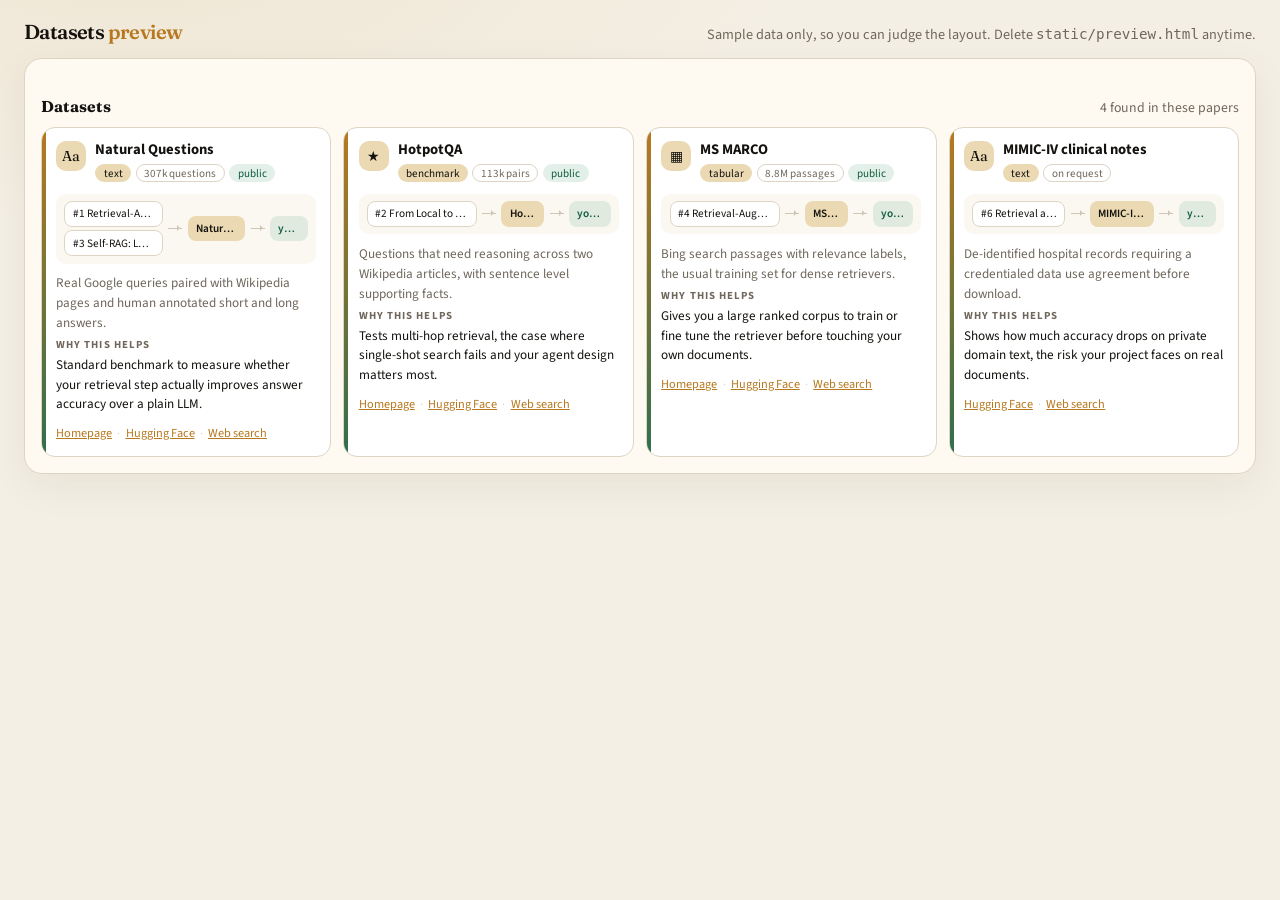
<file: static/preview.html>
<!DOCTYPE html>
<html lang="en">
<head>
  <meta charset="UTF-8" />
  <meta name="viewport" content="width=device-width, initial-scale=1" />
  <title>Datasets section preview</title>
  <link rel="preconnect" href="https://fonts.googleapis.com" />
  <link href="https://fonts.googleapis.com/css2?family=Fraunces:opsz,wght@9..144,500;9..144,650&family=Source+Sans+3:wght@400;600;700&display=swap" rel="stylesheet" />
  <link rel="stylesheet" href="/static/app.css" />
</head>
<body style="grid-template-columns: 1fr">
  <main class="main">
    <header class="masthead">
      <div class="mark">Datasets <span>preview</span></div>
      <p>Sample data only, so you can judge the layout. Delete <code>static/preview.html</code> anytime.</p>
    </header>

    <section class="panel">
      <div class="section-head">
        <h2>Datasets</h2>
        <span class="hint">4 found in these papers</span>
      </div>

      <div class="dataset-grid">
        <article class="dataset">
          <div class="ds-top">
            <span class="ds-icon" title="text">Aa</span>
            <div class="ds-head">
              <h4>Natural Questions</h4>
              <p class="ds-chips">
                <span class="chip kind">text</span>
                <span class="chip">307k questions</span>
                <span class="chip access ok">public</span>
              </p>
            </div>
          </div>
          <div class="ds-flow">
            <div class="flow-col">
              <a class="flow-node paper" href="https://arxiv.org/abs/2005.11401" target="_blank" rel="noreferrer" title="Retrieval-Augmented Generation for Knowledge-Intensive NLP Tasks">#1 Retrieval-Augmented Generation for...</a>
              <a class="flow-node paper" href="https://arxiv.org/abs/2310.11511" target="_blank" rel="noreferrer" title="Self-RAG: Learning to Retrieve, Generate and Critique">#3 Self-RAG: Learning to Retrieve, Gen...</a>
            </div>
            <span class="flow-arrow" aria-hidden="true"></span>
            <span class="flow-node data">Natural Questions</span>
            <span class="flow-arrow" aria-hidden="true"></span>
            <span class="flow-node idea">your idea</span>
          </div>
          <p class="ds-about">Real Google queries paired with Wikipedia pages and human annotated short and long answers.</p>
          <p class="ds-why"><strong>Why this helps</strong> Standard benchmark to measure whether your retrieval step actually improves answer accuracy over a plain LLM.</p>
          <p class="ds-links">
            <a href="https://ai.google.com/research/NaturalQuestions" target="_blank" rel="noreferrer">Homepage</a><i>&middot;</i>
            <a href="https://huggingface.co/datasets?search=Natural%20Questions" target="_blank" rel="noreferrer">Hugging Face</a><i>&middot;</i>
            <a href="https://www.google.com/search?q=Natural+Questions+dataset" target="_blank" rel="noreferrer">Web search</a>
          </p>
        </article>

        <article class="dataset">
          <div class="ds-top">
            <span class="ds-icon" title="benchmark">&#9733;</span>
            <div class="ds-head">
              <h4>HotpotQA</h4>
              <p class="ds-chips">
                <span class="chip kind">benchmark</span>
                <span class="chip">113k pairs</span>
                <span class="chip access ok">public</span>
              </p>
            </div>
          </div>
          <div class="ds-flow">
            <div class="flow-col">
              <a class="flow-node paper" href="https://arxiv.org/abs/2404.16130" target="_blank" rel="noreferrer" title="From Local to Global: A Graph RAG Approach">#2 From Local to Global: A Graph RAG...</a>
            </div>
            <span class="flow-arrow" aria-hidden="true"></span>
            <span class="flow-node data">HotpotQA</span>
            <span class="flow-arrow" aria-hidden="true"></span>
            <span class="flow-node idea">your idea</span>
          </div>
          <p class="ds-about">Questions that need reasoning across two Wikipedia articles, with sentence level supporting facts.</p>
          <p class="ds-why"><strong>Why this helps</strong> Tests multi-hop retrieval, the case where single-shot search fails and your agent design matters most.</p>
          <p class="ds-links">
            <a href="https://hotpotqa.github.io/" target="_blank" rel="noreferrer">Homepage</a><i>&middot;</i>
            <a href="https://huggingface.co/datasets?search=HotpotQA" target="_blank" rel="noreferrer">Hugging Face</a><i>&middot;</i>
            <a href="https://www.google.com/search?q=HotpotQA+dataset" target="_blank" rel="noreferrer">Web search</a>
          </p>
        </article>

        <article class="dataset">
          <div class="ds-top">
            <span class="ds-icon" title="tabular">&#9638;</span>
            <div class="ds-head">
              <h4>MS MARCO</h4>
              <p class="ds-chips">
                <span class="chip kind">tabular</span>
                <span class="chip">8.8M passages</span>
                <span class="chip access ok">public</span>
              </p>
            </div>
          </div>
          <div class="ds-flow">
            <div class="flow-col">
              <a class="flow-node paper" href="https://arxiv.org/abs/2312.10997" target="_blank" rel="noreferrer" title="Retrieval-Augmented Generation for Large Language Models: A Survey">#4 Retrieval-Augmented Generation for...</a>
            </div>
            <span class="flow-arrow" aria-hidden="true"></span>
            <span class="flow-node data">MS MARCO</span>
            <span class="flow-arrow" aria-hidden="true"></span>
            <span class="flow-node idea">your idea</span>
          </div>
          <p class="ds-about">Bing search passages with relevance labels, the usual training set for dense retrievers.</p>
          <p class="ds-why"><strong>Why this helps</strong> Gives you a large ranked corpus to train or fine tune the retriever before touching your own documents.</p>
          <p class="ds-links">
            <a href="https://microsoft.github.io/msmarco/" target="_blank" rel="noreferrer">Homepage</a><i>&middot;</i>
            <a href="https://huggingface.co/datasets?search=MS%20MARCO" target="_blank" rel="noreferrer">Hugging Face</a><i>&middot;</i>
            <a href="https://www.google.com/search?q=MS+MARCO+dataset" target="_blank" rel="noreferrer">Web search</a>
          </p>
        </article>

        <article class="dataset">
          <div class="ds-top">
            <span class="ds-icon" title="text">Aa</span>
            <div class="ds-head">
              <h4>MIMIC-IV clinical notes</h4>
              <p class="ds-chips">
                <span class="chip kind">text</span>
                <span class="chip access">on request</span>
              </p>
            </div>
          </div>
          <div class="ds-flow">
            <div class="flow-col">
              <a class="flow-node paper" href="https://pubmed.ncbi.nlm.nih.gov/" target="_blank" rel="noreferrer" title="Retrieval augmented generation for large language models in healthcare">#6 Retrieval augmented generation for...</a>
            </div>
            <span class="flow-arrow" aria-hidden="true"></span>
            <span class="flow-node data">MIMIC-IV clinical notes</span>
            <span class="flow-arrow" aria-hidden="true"></span>
            <span class="flow-node idea">your idea</span>
          </div>
          <p class="ds-about">De-identified hospital records requiring a credentialed data use agreement before download.</p>
          <p class="ds-why"><strong>Why this helps</strong> Shows how much accuracy drops on private domain text, the risk your project faces on real documents.</p>
          <p class="ds-links">
            <a href="https://huggingface.co/datasets?search=MIMIC-IV" target="_blank" rel="noreferrer">Hugging Face</a><i>&middot;</i>
            <a href="https://www.google.com/search?q=MIMIC-IV+dataset" target="_blank" rel="noreferrer">Web search</a>
          </p>
        </article>
      </div>
    </section>
  </main>
</body>
</html>
</file>
<file: static/app.css>
:root {
  --ink: #14120e;
  --paper: #f4efe4;
  --card: #fffaf1;
  --line: #ddd4c4;
  --muted: #6f675c;
  --gold: #b7791f;
  --gold-soft: #ead9b2;
  --good: #2f6f4e;
  --bad: #a33b2b;
  --run: #b7791f;
}

* {
  box-sizing: border-box;
}

html,
body {
  margin: 0;
  min-height: 100%;
  background:
    radial-gradient(1200px 500px at 10% -10%, #efe6d4 0%, transparent 55%),
    var(--paper);
  color: var(--ink);
  font-family: "Source Sans 3", sans-serif;
  font-size: 15px;
}

body {
  display: grid;
  grid-template-columns: 250px minmax(0, 1fr);
  align-items: start;
}

.main {
  width: 100%;
  min-width: 0;
  padding: 1.25rem 1.6rem 3.5rem;
  display: grid;
  gap: 0.9rem;
  align-content: start;
}

.masthead {
  display: flex;
  justify-content: space-between;
  align-items: baseline;
  gap: 1rem;
  flex-wrap: wrap;
}

.settings {
  padding: 0.9rem 1.1rem 1.05rem;
}

.settings-row {
  display: grid;
  grid-template-columns: 1fr auto;
  gap: 0.7rem;
  align-items: center;
}

.settings input[type="password"],
.settings input[type="text"] {
  width: 100%;
  border: 1px solid var(--line);
  border-radius: 12px;
  padding: 0.72rem 0.9rem;
  font: inherit;
  background: #fff;
}

.settings input:focus {
  outline: 2px solid var(--gold-soft);
  border-color: var(--gold);
}

.key-status {
  margin: 0.55rem 0 0;
  font-size: 0.92rem;
  color: var(--muted);
}

.key-status.ok {
  color: var(--good);
}

.sources {
  background: var(--card);
  border: 1px solid var(--line);
  border-radius: 14px;
  padding: 0.65rem 1rem 0.7rem;
}

.sources-blurb {
  margin: 0 0 0.35rem;
  font-size: 0.82rem;
  color: var(--muted);
}

.source-lines {
  list-style: none;
  margin: 0;
  padding: 0;
  display: grid;
  gap: 0.12rem;
}

.source-lines li {
  font-size: 0.82rem;
  color: var(--ink);
  line-height: 1.45;
}

.source-lines li span {
  color: var(--muted);
}

.source-lines li.down span {
  color: var(--bad);
}

.sources-head {
  display: flex;
  justify-content: space-between;
  align-items: baseline;
  gap: 1rem;
  flex-wrap: wrap;
  margin-bottom: 0.55rem;
}

.sources-title {
  font-size: 0.72rem;
  letter-spacing: 0.12em;
  text-transform: uppercase;
  color: var(--muted);
  font-weight: 600;
}

.sources-note {
  margin: 0.4rem 0 0;
  font-size: 0.78rem;
  color: var(--muted);
}

/* Two-column layout inside sources card */
.sources-layout {
  display: grid;
  grid-template-columns: minmax(0, 1fr) minmax(280px, 380px);
  gap: 1.25rem;
  align-items: center;
}

@media (max-width: 860px) {
  .sources-layout {
    grid-template-columns: 1fr;
    gap: 0.85rem;
  }
}

.sources-col-left {
  min-width: 0;
}

.sources-col-right {
  min-width: 0;
  display: flex;
  align-items: center;
}

.ai-verify-callout {
  width: 100%;
  background: rgba(183, 121, 31, 0.08);
  border: 1.5px solid rgba(183, 121, 31, 0.32);
  border-radius: 12px;
  padding: 0.7rem 0.95rem;
  display: flex;
  flex-direction: column;
  gap: 0.35rem;
  box-shadow: 0 1px 3px rgba(0, 0, 0, 0.02);
}

.verify-callout-header {
  display: flex;
  align-items: center;
  gap: 0.4rem;
}

.verify-badge {
  display: inline-flex;
  align-items: center;
  gap: 0.35rem;
  font-size: 0.76rem;
  font-weight: 700;
  text-transform: uppercase;
  letter-spacing: 0.05em;
  color: #92400e;
}

.verify-callout-text {
  margin: 0;
  font-size: 0.83rem;
  line-height: 1.45;
  color: #292524;
}

.verify-callout-text strong {
  font-weight: 700;
  color: #1c1917;
}

.verify-link {
  color: #2563eb;
  text-decoration: underline;
  text-underline-offset: 2.5px;
  font-weight: 700;
  transition: color 0.15s ease;
}

.verify-link:hover {
  color: #1d4ed8;
  text-decoration: underline;
}

.search-tally {
  font-size: 0.82rem;
}

.source-chips {
  display: flex;
  flex-wrap: wrap;
  gap: 0.45rem;
}

.source-chip {
  display: inline-flex;
  align-items: baseline;
  gap: 0.4rem;
  background: #fff;
  border: 1px solid var(--line);
  border-radius: 999px;
  padding: 0.28rem 0.7rem;
  font-size: 0.85rem;
}

.source-chip b {
  font-weight: 600;
}

.source-chip i {
  font-style: normal;
  color: var(--muted);
  font-size: 0.8rem;
}

.source-chip.down {
  border-style: dashed;
  opacity: 0.6;
}

.src {
  display: inline-block;
  background: var(--gold-soft);
  color: var(--ink);
  border-radius: 6px;
  padding: 0.05rem 0.4rem;
  font-size: 0.78rem;
  font-weight: 600;
  margin-right: 0.3rem;
}

.src.alt {
  background: transparent;
  border: 1px solid var(--line);
  color: var(--muted);
  font-weight: 500;
}

.src.data {
  background: rgba(24, 128, 86, 0.14);
  color: #0f5c3d;
}

.key-status a {
  color: var(--gold);
}

.settings-card {
  background: var(--card);
  border: 1px solid var(--line);
  border-radius: 14px;
}

.settings-card>summary {
  list-style: none;
  cursor: pointer;
  display: flex;
  justify-content: space-between;
  align-items: center;
  gap: 1rem;
  flex-wrap: wrap;
  padding: 0.7rem 1.1rem;
}

.settings-card>summary::-webkit-details-marker {
  display: none;
}

.settings-card .settings-title {
  font-weight: 600;
  font-size: 0.78rem;
  letter-spacing: 0.12em;
  text-transform: uppercase;
  color: var(--muted);
}

.settings-card .settings-title::after {
  content: " ▾";
  letter-spacing: 0;
}

.settings-card[open] .settings-title::after {
  content: " ▴";
}

.spend-inline {
  color: var(--muted);
  font-size: 0.82rem;
  display: inline-flex;
  align-items: baseline;
  gap: 0.35rem;
}

.spend-inline b {
  color: var(--ink);
  font-variant-numeric: tabular-nums;
}

.spend-inline i {
  color: var(--line);
  font-style: normal;
}

.settings-card[open] .settings {
  border-top: 1px solid var(--line);
}

.cost-card {
  display: grid;
  grid-template-columns: repeat(4, 1fr);
  gap: 0.55rem;
  margin: 0.3rem 0 1rem;
}

.cost-card div {
  background: #fff;
  border: 1px solid var(--line);
  border-radius: 12px;
  padding: 0.65rem 0.75rem;
}

.cost-card span {
  display: block;
  color: var(--muted);
  font-size: 0.75rem;
  text-transform: uppercase;
  letter-spacing: 0.06em;
}

.cost-card strong {
  font-variant-numeric: tabular-nums;
}

.tags {
  display: flex;
  flex-wrap: wrap;
  gap: 0.4rem;
  margin: 0.7rem 0 0.2rem;
}

.tag {
  background: var(--gold-soft);
  color: var(--ink);
  border-radius: 999px;
  padding: 0.2rem 0.65rem;
  font-size: 0.82rem;
}

.mark {
  font-family: "Fraunces", serif;
  font-weight: 600;
  letter-spacing: -0.03em;
  font-size: 1.35rem;
}

.mark span {
  color: var(--gold);
}

.masthead p {
  margin: 0;
  color: var(--muted);
  font-size: 0.95rem;
}

.composer,
.panel {
  background: var(--card);
  border: 1px solid var(--line);
  border-radius: 18px;
  box-shadow: 0 12px 40px rgba(40, 28, 12, 0.06);
  width: 100%;
}

.composer {
  padding: 1rem 1.1rem;
}

.composer label,
.settings label {
  display: block;
  font-size: 0.78rem;
  letter-spacing: 0.12em;
  text-transform: uppercase;
  color: var(--muted);
  margin-bottom: 0.55rem;
}

textarea {
  width: 100%;
  min-height: 88px;
  resize: vertical;
  border: 1px solid var(--line);
  border-radius: 12px;
  padding: 0.75rem 0.9rem;
  font: inherit;
  background: #fff;
  color: var(--ink);
}

textarea:focus {
  outline: 2px solid var(--gold-soft);
  border-color: var(--gold);
}

.topic-grid {
  display: grid;
  grid-template-columns: repeat(3, minmax(0, 1fr));
  gap: 0.65rem;
  margin-top: 0.75rem;
}

.topic-grid label {
  margin: 0;
  letter-spacing: 0.08em;
}

.topic-grid input {
  display: block;
  width: 100%;
  margin-top: 0.35rem;
  border: 1px solid var(--line);
  border-radius: 12px;
  padding: 0.55rem 0.7rem;
  font: inherit;
  background: #fff;
  color: var(--ink);
  text-transform: none;
  letter-spacing: 0;
}

.topic-grid input:focus {
  outline: 2px solid var(--gold-soft);
  border-color: var(--gold);
}

.topic-warn {
  margin: 0.55rem 0 0;
  padding: 0.7rem 0.85rem;
  border-radius: 12px;
  background: #f7e4de;
  border: 1px solid #e3b4aa;
  color: var(--bad);
  font-size: 0.92rem;
  font-weight: 600;
  line-height: 1.45;
}

.topic-warn[hidden] {
  display: none;
}

@media (max-width: 820px) {
  .topic-grid {
    grid-template-columns: 1fr;
  }
}

.composer-options {
  display: grid;
  grid-template-columns: auto 1fr;
  gap: 0.35rem 0.85rem;
  align-items: center;
  margin-top: 0.75rem;
  padding-top: 0.75rem;
  border-top: 1px dashed var(--line);
}

.composer-options label {
  margin: 0;
  white-space: nowrap;
}

.composer-options select {
  max-width: 340px;
  border: 1px solid var(--line);
  border-radius: 10px;
  padding: 0.5rem 0.65rem;
  font: inherit;
  background: #fff;
  color: var(--ink);
}

.composer-options select:focus {
  outline: 2px solid var(--gold-soft);
  border-color: var(--gold);
}

.composer-options .hint {
  grid-column: 1 / -1;
  margin: 0;
  font-size: 0.85rem;
}

/* ── Dataset-mode toggle ───────────────────────────────────────────── */
.mode-toggle-row {
  display: flex;
  align-items: flex-start;
  gap: 0.85rem;
  margin-top: 0.6rem;
  padding: 0.65rem 0.85rem;
  border-radius: 12px;
  border: 1.5px solid var(--line);
  background: #faf8f4;
  cursor: pointer;
  transition: border-color 0.18s, background 0.18s;
  user-select: none;
  position: relative;
}

.mode-toggle-row:hover {
  border-color: #c9c0b1;
  background: #f7f4ed;
}

.mode-toggle-row:has(#datasetsOnly:checked),
.mode-toggle-row.is-active {
  border-color: var(--gold, #d97706);
  background: #fdf6e4;
}

/* native checkbox (keep visually hidden but accessible) */
.mode-toggle-row input[type="checkbox"] {
  position: absolute;
  opacity: 0;
  width: 1px;
  height: 1px;
  margin: -1px;
  padding: 0;
  overflow: hidden;
  clip: rect(0, 0, 0, 0);
  border: 0;
  pointer-events: none;
}

/* custom pill switch */
.toggle-switch {
  display: inline-block;
  position: relative;
  flex-shrink: 0;
  width: 38px;
  min-width: 38px;
  height: 22px;
  margin-top: 2px;
  border-radius: 999px;
  background: #d6d0c4;
  box-sizing: border-box;
  transition: background 0.2s cubic-bezier(0.4, 0, 0.2, 1);
}

.toggle-switch::after {
  content: "";
  position: absolute;
  top: 3px;
  left: 3px;
  width: 16px;
  height: 16px;
  border-radius: 50%;
  background: #ffffff;
  box-shadow: 0 1px 3px rgba(0, 0, 0, 0.22);
  transition: transform 0.2s cubic-bezier(0.4, 0, 0.2, 1);
}

/* Checked state - works via direct sibling selector AND :has AND .is-active */
.mode-toggle-row input[type="checkbox"]:checked+.toggle-switch,
.mode-toggle-row.is-active .toggle-switch,
.mode-toggle-row:has(#datasetsOnly:checked) .toggle-switch {
  background: var(--gold, #d97706);
}

.mode-toggle-row input[type="checkbox"]:checked+.toggle-switch::after,
.mode-toggle-row.is-active .toggle-switch::after,
.mode-toggle-row:has(#datasetsOnly:checked) .toggle-switch::after {
  transform: translateX(16px);
}

.toggle-text {
  display: flex;
  flex-direction: column;
  gap: 0.2rem;
  flex: 1;
  min-width: 0;
}

.toggle-label {
  font-size: 0.88rem;
  font-weight: 700;
  letter-spacing: 0.05em;
  text-transform: uppercase;
  color: var(--ink);
  transition: color 0.18s;
  overflow-wrap: anywhere;
}

.toggle-desc {
  font-size: 0.8rem;
  color: var(--muted);
  line-height: 1.35;
  overflow-wrap: anywhere;
}

.mode-toggle-row input[type="checkbox"]:checked~.toggle-text .toggle-label,
.mode-toggle-row.is-active .toggle-label,
.mode-toggle-row:has(#datasetsOnly:checked) .toggle-label {
  color: #7a5a00;
}

/* ── Research Model Selector ─────────────────────────────────────── */
.model-select-section {
  margin-top: 0.85rem;
  margin-bottom: 0.4rem;
}

.model-select-header {
  display: flex;
  align-items: baseline;
  justify-content: space-between;
  flex-wrap: wrap;
  gap: 0.4rem;
  margin-bottom: 0.55rem;
}

.model-select-title {
  font-size: 0.82rem;
  font-weight: 700;
  letter-spacing: 0.06em;
  text-transform: uppercase;
  color: var(--ink);
}

.model-select-sub {
  font-size: 0.78rem;
  color: var(--muted);
}

.model-cards-grid {
  display: grid;
  grid-template-columns: repeat(auto-fit, minmax(min(260px, 100%), 1fr));
  gap: 0.75rem;
  width: 100%;
}

.model-card {
  position: relative;
  display: flex;
  align-items: flex-start;
  gap: 0.75rem;
  padding: 0.85rem 1rem;
  border-radius: 12px;
  border: 1.5px solid var(--line);
  background: #faf8f4;
  cursor: pointer;
  user-select: none;
  transition: all 0.18s ease;
  max-width: 100%;
  box-sizing: border-box;
}

.model-card:hover {
  border-color: #c9c0b1;
  background: #f7f4ed;
}

.model-card:has(input[type="radio"]:checked),
.model-card.is-selected {
  border-color: var(--gold, #d97706);
  background: #fffdf9;
  box-shadow: 0 2px 10px rgba(217, 119, 6, 0.12);
}

/* Hidden native radio */
.model-card input[type="radio"] {
  position: absolute;
  opacity: 0;
  width: 1px;
  height: 1px;
  margin: -1px;
  pointer-events: none;
}

/* Custom radio indicator */
.model-card-indicator {
  width: 18px;
  height: 18px;
  min-width: 18px;
  border-radius: 50%;
  border: 1.5px solid #bbb3a4;
  margin-top: 2px;
  display: flex;
  align-items: center;
  justify-content: center;
  background: #ffffff;
  transition: all 0.18s ease;
  box-sizing: border-box;
}

.model-card:has(input[type="radio"]:checked) .model-card-indicator,
.model-card.is-selected .model-card-indicator {
  border-color: var(--gold, #d97706);
}

.model-card:has(input[type="radio"]:checked) .model-card-indicator::after,
.model-card.is-selected .model-card-indicator::after {
  content: "";
  width: 8px;
  height: 8px;
  border-radius: 50%;
  background: var(--gold, #d97706);
}

.model-card-body {
  display: flex;
  flex-direction: column;
  gap: 0.25rem;
  flex: 1;
  min-width: 0;
}

.model-card-top {
  display: flex;
  align-items: center;
  justify-content: space-between;
  gap: 0.5rem;
}

.model-card-name {
  font-size: 0.95rem;
  font-weight: 700;
  color: var(--ink);
  letter-spacing: -0.01em;
}

.model-badge {
  font-size: 0.7rem;
  font-weight: 700;
  text-transform: uppercase;
  letter-spacing: 0.05em;
  padding: 0.18rem 0.52rem;
  border-radius: 999px;
  white-space: nowrap;
}

.badge-rec {
  background: #fef3c7;
  color: #92400e;
  border: 1px solid #fde68a;
}

.badge-free {
  background: #ecfdf5;
  color: #065f46;
  border: 1px solid #a7f3d0;
}

.model-card-desc {
  font-size: 0.8rem;
  color: var(--muted);
  line-height: 1.35;
  margin: 0;
}

.model-card-footer {
  display: flex;
  align-items: center;
  justify-content: space-between;
  gap: 0.5rem;
  margin-top: 0.4rem;
  padding-top: 0.4rem;
  border-top: 1px solid rgba(0, 0, 0, 0.05);
}

.key-status-pill {
  display: inline-flex;
  align-items: center;
  gap: 0.35rem;
  font-size: 0.74rem;
  color: var(--muted);
  font-weight: 500;
}

.status-dot {
  width: 7px;
  height: 7px;
  border-radius: 50%;
  display: inline-block;
  flex-shrink: 0;
}

.dot-ok {
  background: #16a34a;
  box-shadow: 0 0 0 2px rgba(22, 163, 74, 0.2);
}

.dot-warn {
  background: #d97706;
  box-shadow: 0 0 0 2px rgba(217, 119, 6, 0.2);
}

.add-key-link {
  font-size: 0.74rem;
  font-weight: 600;
  color: var(--ink);
  text-decoration: none;
  padding: 0.15rem 0.45rem;
  border-radius: 6px;
  background: rgba(0, 0, 0, 0.04);
  transition: all 0.15s ease;
}

.add-key-link:hover {
  background: var(--ink);
  color: var(--paper);
}



.row {
  display: flex;
  justify-content: space-between;
  align-items: center;
  gap: 1rem;
  margin-top: 0.85rem;
}

.hint {
  color: var(--muted);
  font-size: 0.92rem;
}

button {
  appearance: none;
  border: 0;
  background: var(--ink);
  color: var(--paper);
  font: inherit;
  font-weight: 600;
  padding: 0.72rem 1.15rem;
  border-radius: 999px;
  cursor: pointer;
}

button:disabled {
  opacity: 0.55;
  cursor: not-allowed;
}

.layout {
  display: grid;
  grid-template-columns: minmax(240px, 280px) minmax(0, 1fr);
  gap: 1.1rem;
  align-items: start;
  width: 100%;
}

.layout>.panel:first-child {
  position: sticky;
  top: 1rem;
  max-height: calc(100vh - 2rem);
  overflow-y: auto;
}

.panel {
  padding: 0.95rem 1.05rem 1.1rem;
}

.panel h2 {
  font-family: "Fraunces", serif;
  font-size: 1.05rem;
  margin: 0 0 0.7rem;
}

.steps {
  list-style: none;
  margin: 0;
  padding: 0;
  display: grid;
  gap: 0.35rem;
}

.steps li {
  display: grid;
  grid-template-columns: 22px 1fr;
  gap: 0.7rem;
  align-items: start;
  padding: 0.5rem 0.35rem;
  border-bottom: 1px dashed var(--line);
}

.steps li.running {
  background: linear-gradient(90deg, rgba(183, 121, 31, 0.12), rgba(183, 121, 31, 0.02) 70%, transparent);
  border-radius: 12px;
  border-bottom-color: transparent;
}

.dot {
  width: 10px;
  height: 10px;
  margin-top: 0.4rem;
  border-radius: 50%;
  background: #cfc6b6;
}

.steps li.done .dot {
  background: var(--good);
}

.steps li.error .dot {
  background: var(--bad);
}

.steps li.error {
  background: #f8ece8;
  border-radius: 12px;
  border-bottom-color: transparent;
}

.step-stopped {
  font-size: 0.68rem;
  letter-spacing: 0.08em;
  text-transform: uppercase;
  color: var(--bad);
  font-weight: 700;
}

.retry-bar {
  margin-top: 0.85rem;
  padding: 0.8rem 0.85rem;
  background: #fff8e6;
  border: 1px solid #ead9b2;
  border-radius: 12px;
  display: grid;
  gap: 0.55rem;
}

.retry-bar[hidden] {
  display: none !important;
}

.retry-bar p {
  margin: 0;
  font-size: 0.86rem;
  line-height: 1.45;
  color: var(--ink);
}

.retry-btn {
  justify-self: start;
  border: 0;
  background: #1c1915;
  color: #f4efe4;
  font: inherit;
  font-weight: 700;
  font-size: 0.86rem;
  border-radius: 999px;
  padding: 0.4rem 0.9rem;
  cursor: pointer;
}

.retry-btn:hover {
  background: #3a3328;
}

.retry-btn:disabled {
  opacity: 0.65;
  cursor: wait;
}

.agent-orb {
  position: relative;
  width: 18px;
  height: 18px;
  margin-top: 0.15rem;
}

.orb-core {
  position: absolute;
  inset: 5px;
  border-radius: 50%;
  background: var(--gold);
  box-shadow: 0 0 8px rgba(183, 121, 31, 0.7);
  animation: orb-glow 1.1s ease-in-out infinite;
}

.orb-ring {
  position: absolute;
  inset: 0;
  border-radius: 50%;
  border: 1.6px solid transparent;
  border-top-color: var(--gold);
  border-left-color: var(--gold-soft);
  animation: orb-spin 1.15s linear infinite;
}

.orb-ring.alt {
  inset: 3px;
  animation-duration: 1.7s;
  animation-direction: reverse;
  border-top-color: var(--gold-soft);
  border-left-color: transparent;
  border-right-color: var(--gold);
}

@keyframes orb-spin {
  to {
    transform: rotate(360deg);
  }
}

@keyframes orb-glow {

  0%,
  100% {
    transform: scale(0.85);
    opacity: 0.7;
  }

  50% {
    transform: scale(1.15);
    opacity: 1;
  }
}

.step-label {
  font-weight: 600;
  display: flex;
  align-items: center;
  gap: 0.4rem;
}

.step-detail {
  color: var(--muted);
  font-size: 0.88rem;
}

.live {
  font-size: 0.68rem;
  letter-spacing: 0.12em;
  text-transform: uppercase;
  color: var(--gold);
  font-weight: 700;
  animation: live-blink 1.4s ease-in-out infinite;
}

@keyframes live-blink {

  0%,
  100% {
    opacity: 1;
  }

  50% {
    opacity: 0.35;
  }
}

.ai-working {
  display: inline-flex;
  align-items: center;
  gap: 0.4rem;
  color: var(--ink);
}

.think {
  display: inline-flex;
  gap: 3px;
}

.think i {
  width: 4px;
  height: 4px;
  border-radius: 50%;
  background: var(--gold);
  animation: think-bounce 1s ease-in-out infinite;
}

.think i:nth-child(2) {
  animation-delay: 0.15s;
}

.think i:nth-child(3) {
  animation-delay: 0.3s;
}

@keyframes think-bounce {

  0%,
  80%,
  100% {
    transform: translateY(0);
    opacity: 0.35;
  }

  40% {
    transform: translateY(-4px);
    opacity: 1;
  }
}

.banner {
  padding: 0.8rem 1rem;
  border-radius: 12px;
  background: #f7e4de;
  color: var(--bad);
  display: none;
}

.banner.show {
  display: block;
}

.papers {
  display: grid;
  gap: 0.8rem;
  width: 100%;
}

.paper {
  border: 1px solid var(--line);
  border-radius: 14px;
  padding: 0.85rem 1rem;
  background: #fff;
  width: 100%;
}

.paper-top {
  display: grid;
  grid-template-columns: 2.6rem minmax(0, 1fr);
  gap: 0.85rem;
  align-items: start;
}

.rank {
  font-family: "Fraunces", serif;
  color: var(--gold);
  font-size: 1.15rem;
  line-height: 1.35;
  text-align: right;
  padding-top: 0.05rem;
}

.paper-body {
  min-width: 0;
}

.paper-title-row {
  display: grid;
  grid-template-columns: minmax(0, 1fr) auto;
  gap: 0.45rem;
  align-items: start;
}

.paper-title-row h3 {
  min-width: 0;
}

.star-btn {
  flex-shrink: 0;
  width: 2rem;
  height: 2rem;
  margin: -0.15rem -0.2rem 0 0;
  padding: 0;
  border: 1px solid transparent;
  background: transparent;
  color: #c8bfb0;
  font-size: 1.15rem;
  line-height: 1;
  border-radius: 999px;
  cursor: pointer;
}

.star-btn:hover {
  color: var(--gold);
  background: #fff6e6;
  border-color: var(--gold-soft);
}

.star-btn.on {
  color: var(--gold);
}

.paper h3 {
  margin: 0;
  font-size: 1.02rem;
  line-height: 1.35;
}

.meta,
.why,
.findings {
  color: var(--muted);
  font-size: 0.92rem;
  margin: 0.35rem 0 0;
}

.score {
  font-variant-numeric: tabular-nums;
  font-weight: 700;
}

.badge {
  display: inline-block;
  border-radius: 999px;
  padding: 0.1rem 0.55rem;
  font-size: 0.76rem;
  font-weight: 600;
  white-space: nowrap;
}

.badge.ok {
  background: rgba(24, 128, 86, 0.12);
  color: #0f5c3d;
}

.badge.warn {
  background: rgba(191, 122, 0, 0.14);
  color: #8a5a00;
}

.paper.off-topic {
  opacity: 0.72;
  border-style: dashed;
}

.why-read {
  margin: 0.5rem 0 0;
}

.why-read summary {
  list-style: none;
  cursor: pointer;
  display: inline-flex;
  align-items: center;
  gap: 0.35rem;
}

.why-read summary::-webkit-details-marker {
  display: none;
}

.why-tag {
  display: inline-flex;
  align-items: center;
  gap: 0.35rem;
  background: var(--gold-soft);
  color: var(--ink);
  border: 1px solid var(--line);
  border-radius: 999px;
  padding: 0.22rem 0.7rem;
  font-size: 0.82rem;
  font-weight: 600;
}

.why-tag::after {
  content: "▾";
  font-size: 0.7rem;
  opacity: 0.7;
}

.why-read[open] .why-tag::after {
  content: "▴";
}

.why-read p {
  margin: 0.5rem 0 0;
  padding: 0.6rem 0.75rem;
  background: #fbf8f2;
  border-left: 3px solid var(--gold);
  border-radius: 0 8px 8px 0;
  font-size: 0.92rem;
  line-height: 1.55;
  color: var(--ink);
}

.why-read p.verdict {
  background: none;
  border-left: none;
  padding: 0.35rem 0 0;
  color: var(--muted);
  font-size: 0.86rem;
  font-style: italic;
}

.audit {
  margin: 0.4rem 0 0.2rem;
  font-size: 0.88rem;
  color: var(--muted);
}

.audit summary {
  cursor: pointer;
  font-weight: 600;
}

.audit ul {
  margin: 0.4rem 0 0;
  padding-left: 1.1rem;
}

.section-head {
  display: flex;
  align-items: baseline;
  justify-content: space-between;
  gap: 1rem;
  margin: 1.4rem 0 0.2rem;
}

.section-head h2 {
  margin: 0;
}

.section-head .hint {
  margin: 0.25rem 0 0;
}

.matrix-download {
  display: inline-flex;
  align-items: center;
  text-decoration: none;
  padding: 0.45rem 0.9rem;
  font-size: 0.88rem;
  font-weight: 600;
  border-radius: 999px;
  white-space: nowrap;
}

.matrix-wrap {
  overflow-x: auto;
  -webkit-overflow-scrolling: touch;
  border: 1px solid var(--line);
  border-radius: 14px;
  background: #fff;
  margin-top: 0.65rem;
}

.matrix-table {
  width: 100%;
  border-collapse: collapse;
  font-size: 0.82rem;
  table-layout: fixed;
}

.matrix-table th,
.matrix-table td {
  padding: 0.7rem 0.65rem;
  text-align: left;
  vertical-align: top;
  border-bottom: 1px solid var(--line);
  overflow-wrap: anywhere;
  word-break: break-word;
  white-space: normal;
}

.matrix-table th {
  font-size: 0.68rem;
  letter-spacing: 0.06em;
  text-transform: uppercase;
  color: var(--muted);
  background: #f7f2e8;
  font-weight: 700;
  white-space: normal;
  position: sticky;
  top: 0;
}

.matrix-table th:nth-child(1),
.matrix-table td:nth-child(1) {
  width: 3.4rem;
}

.matrix-table th:nth-child(2),
.matrix-table td:nth-child(2) {
  width: 18%;
}

.matrix-table tbody tr:last-child td {
  border-bottom: 0;
}

.matrix-table tbody tr:hover td {
  background: #fbf8f2;
}

.matrix-table a {
  color: var(--ink);
  font-weight: 600;
  text-decoration: none;
}

.matrix-table a:hover {
  text-decoration: underline;
}

.compare-wrap {
  overflow-x: auto;
  border: 1px solid var(--line);
  border-radius: 14px;
  background: #fff;
  margin-top: 0.65rem;
}

.compare-table {
  width: 100%;
  min-width: 52rem;
  border-collapse: collapse;
  font-size: 0.82rem;
}

.compare-table th,
.compare-table td {
  padding: 0.7rem 0.7rem;
  text-align: left;
  vertical-align: top;
  border-bottom: 1px solid var(--line);
  color: var(--muted);
  line-height: 1.4;
}

.compare-table thead th {
  background: #f7f1e6;
  color: var(--ink);
  font-weight: 700;
  font-size: 0.76rem;
  letter-spacing: 0.02em;
  position: sticky;
  top: 0;
}

.compare-table tbody th {
  color: var(--ink);
  font-weight: 650;
  background: #fff;
  position: sticky;
  left: 0;
  min-width: 9.5rem;
  max-width: 13rem;
  box-shadow: 1px 0 0 var(--line);
}

.compare-table tbody tr:hover td,
.compare-table tbody tr:hover th {
  background: #fbf8f2;
}

.compare-table a {
  color: var(--ink);
  text-decoration: none;
}

.compare-table a:hover {
  text-decoration: underline;
}

.feasib {
  display: inline-block;
  border-radius: 999px;
  padding: 0.08rem 0.55rem;
  font-size: 0.74rem;
  font-weight: 650;
  text-transform: capitalize;
}

.feasib.easy {
  background: rgba(47, 111, 78, 0.14);
  color: var(--good);
}

.feasib.medium {
  background: var(--gold-soft);
  color: #8a5a12;
}

.feasib.hard {
  background: rgba(163, 59, 43, 0.12);
  color: var(--bad);
}

.matrix-id {
  font-weight: 700;
  font-variant-numeric: tabular-nums;
  color: var(--gold);
  white-space: nowrap;
}

.matrix-sub {
  margin-top: 0.2rem;
  color: var(--muted);
  font-size: 0.78rem;
}

.dataset-grid {
  display: grid;
  grid-template-columns: repeat(auto-fill, minmax(290px, 1fr));
  gap: 0.8rem;
  margin-top: 0.6rem;
}

.dataset {
  position: relative;
  background: #fff;
  border: 1px solid var(--line);
  border-radius: 14px;
  padding: 0.85rem 0.95rem 0.9rem;
  overflow: hidden;
}

.dataset::before {
  content: "";
  position: absolute;
  inset: 0 auto 0 0;
  width: 4px;
  background: linear-gradient(180deg, var(--gold), var(--good));
}

.ds-top {
  display: flex;
  align-items: flex-start;
  gap: 0.6rem;
}

.ds-icon {
  flex: 0 0 auto;
  width: 2rem;
  height: 2rem;
  display: grid;
  place-items: center;
  border-radius: 10px;
  background: var(--gold-soft);
  font-family: "Fraunces", serif;
  font-size: 0.95rem;
}

.ds-head h4 {
  margin: 0;
  font-size: 0.98rem;
  line-height: 1.25;
  word-break: break-word;
}

.ds-chips {
  margin: 0.3rem 0 0;
  display: flex;
  flex-wrap: wrap;
  gap: 0.3rem;
}

.chip {
  border: 1px solid var(--line);
  border-radius: 999px;
  padding: 0.05rem 0.5rem;
  font-size: 0.74rem;
  color: var(--muted);
}

.chip.kind {
  background: var(--gold-soft);
  color: var(--ink);
  border-color: transparent;
}

.chip.access.ok {
  background: rgba(24, 128, 86, 0.12);
  color: #0f5c3d;
  border-color: transparent;
}

.ds-flow {
  display: flex;
  align-items: center;
  gap: 0.35rem;
  margin: 0.75rem 0 0.65rem;
  padding: 0.5rem 0.55rem;
  background: #fbf8f2;
  border-radius: 10px;
  overflow-x: auto;
}

.flow-col {
  display: grid;
  gap: 0.25rem;
  min-width: 0;
}

.flow-node {
  display: block;
  border-radius: 8px;
  padding: 0.22rem 0.5rem;
  font-size: 0.75rem;
  white-space: nowrap;
  border: 1px solid var(--line);
  background: #fff;
  color: var(--ink);
  text-decoration: none;
  max-width: 15rem;
  overflow: hidden;
  text-overflow: ellipsis;
}

.flow-node.paper:hover {
  border-color: var(--gold);
}

.flow-node.muted {
  color: var(--muted);
}

.flow-node.data {
  background: var(--gold-soft);
  border-color: transparent;
  font-weight: 600;
}

.flow-node.idea {
  background: rgba(24, 128, 86, 0.12);
  border-color: transparent;
  color: #0f5c3d;
  font-weight: 600;
}

.flow-arrow {
  flex: 0 0 auto;
  width: 14px;
  height: 1px;
  background: #cfc6b6;
  position: relative;
}

.flow-arrow::after {
  content: "";
  position: absolute;
  right: -1px;
  top: -3px;
  border: 3.5px solid transparent;
  border-left-color: #cfc6b6;
}

.ds-about,
.ds-why {
  margin: 0.3rem 0 0;
  font-size: 0.88rem;
  line-height: 1.5;
  color: var(--muted);
}

.ds-why {
  color: var(--ink);
}

.ds-why strong {
  display: block;
  font-size: 0.72rem;
  letter-spacing: 0.1em;
  text-transform: uppercase;
  color: var(--muted);
  margin-bottom: 0.1rem;
}

.ds-links {
  margin: 0.65rem 0 0;
  font-size: 0.82rem;
  display: flex;
  flex-wrap: wrap;
  gap: 0.35rem;
  align-items: center;
}

.ds-links a {
  color: var(--gold);
}

.ds-links i {
  color: var(--line);
  font-style: normal;
}

.gaps {
  display: grid;
  gap: 0.75rem;
  margin-top: 1.2rem;
}

.gap {
  border-left: 3px solid var(--gold);
  padding: 0.15rem 0 0.15rem 0.85rem;
}

.gap h4 {
  margin: 0 0 0.25rem;
  font-size: 1rem;
}

.gap p {
  margin: 0;
  color: var(--muted);
}

.read-notice {
  margin: 0.3rem 0 0;
  font-size: 0.84rem;
  color: var(--muted);
  max-width: 62ch;
  line-height: 1.4;
}

.open-paper {
  color: var(--gold);
  font-weight: 600;
  text-decoration: none;
}

.open-paper:hover {
  text-decoration: underline;
}

.gap-read {
  margin-top: 0.45rem !important;
  display: flex;
  flex-wrap: wrap;
  gap: 0.35rem;
  align-items: center;
}

.gap-paper {
  display: inline-flex;
  background: #fff;
  border: 1px solid var(--line);
  border-radius: 999px;
  padding: 0.12rem 0.5rem;
  font-size: 0.78rem;
  font-weight: 700;
  color: var(--ink);
  text-decoration: none;
}

a.gap-paper:hover {
  border-color: var(--gold);
  color: var(--gold);
}

.report {
  margin-top: 1.3rem;
  border-top: 1px solid var(--line);
  padding-top: 1rem;
}

.report-toolbar {
  display: flex;
  justify-content: space-between;
  align-items: center;
  gap: 1rem;
}

.report-toolbar h2 {
  margin: 0;
}

.report-toolbar .ghost {
  padding: 0.45rem 0.9rem;
  font-size: 0.88rem;
}

.ghost {
  background: transparent;
  color: var(--ink);
  border: 1px solid var(--line);
}

.markdown h1,
.markdown h2,
.markdown h3 {
  font-family: "Fraunces", serif;
  margin: 1.1rem 0 0.5rem;
}

.markdown h1 {
  font-size: 1.2rem;
}

.markdown h2 {
  font-size: 1.05rem;
}

.markdown h3 {
  font-size: 0.98rem;
}

.markdown p,
.markdown li {
  line-height: 1.55;
  font-size: 0.95rem;
}

.markdown pre {
  overflow: auto;
  background: #fff;
  border: 1px solid var(--line);
  border-radius: 10px;
  padding: 0.7rem 0.8rem;
}

.empty {
  color: var(--muted);
  padding: 1.5rem 0.2rem;
}

.rail {
  background: #1c1915;
  color: #f4efe4;
  display: flex;
  flex-direction: column;
  position: sticky;
  top: 0;
  height: 100vh;
  overflow: hidden;
  padding: 1rem 0.7rem 1.1rem;
  z-index: 20;
}

.rail-header {
  display: flex;
  align-items: center;
  justify-content: space-between;
  width: 100%;
}

.rail-close-btn {
  display: none;
}

.rail-backdrop {
  display: none;
}

.mobile-menu-btn {
  display: none;
}

@media (min-width: 1400px) {
  .layout {
    grid-template-columns: 260px minmax(0, 1fr);
  }
}

@media (max-width: 1024px) {

  body,
  .settings-body,
  .read-body {
    display: block !important;
    width: 100% !important;
    min-width: 0 !important;
    overflow-x: hidden !important;
  }

  .main,
  .settings-page,
  .read-page {
    width: 100% !important;
    max-width: 100% !important;
    min-width: 0 !important;
    padding: 1rem 1rem 3rem !important;
    box-sizing: border-box !important;
  }

  /* Rail turns into slide-out drawer on mobile/tablet */
  .rail,
  .settings-body .settings-rail {
    position: fixed !important;
    top: 0 !important;
    left: 0 !important;
    bottom: 0 !important;
    width: 290px !important;
    max-width: 86vw !important;
    height: 100vh !important;
    z-index: 1000 !important;
    background: #1c1915 !important;
    transform: translateX(-100%) !important;
    transition: transform 0.26s cubic-bezier(0.4, 0, 0.2, 1) !important;
    box-shadow: 4px 0 28px rgba(0, 0, 0, 0.45) !important;
    display: flex !important;
    flex-direction: column !important;
  }

  body.rail-open .rail,
  body.rail-open .settings-rail {
    transform: translateX(0) !important;
  }

  .rail-backdrop {
    display: block;
    position: fixed;
    inset: 0;
    background: rgba(18, 16, 13, 0.62);
    backdrop-filter: blur(3px);
    -webkit-backdrop-filter: blur(3px);
    z-index: 999;
    opacity: 0;
    pointer-events: none;
    transition: opacity 0.25s ease;
  }

  body.rail-open .rail-backdrop {
    opacity: 1;
    pointer-events: auto;
  }

  .rail-close-btn {
    display: inline-flex;
    align-items: center;
    justify-content: center;
    background: transparent;
    border: 0;
    color: #cfc6b6;
    font-size: 1.6rem;
    cursor: pointer;
    padding: 0.2rem 0.5rem;
    line-height: 1;
    border-radius: 8px;
    transition: all 0.15s ease;
  }

  .rail-close-btn:hover {
    color: #ffffff;
    background: #2b261f;
  }

  .mobile-menu-btn {
    display: inline-flex;
    align-items: center;
    gap: 0.45rem;
    padding: 0.45rem 0.75rem;
    border-radius: 999px;
    background: var(--card, #fffaf1);
    border: 1.5px solid var(--line, #ddd4c4);
    color: var(--ink, #14120e);
    font-size: 0.84rem;
    font-weight: 600;
    cursor: pointer;
    box-shadow: 0 1px 3px rgba(0, 0, 0, 0.05);
    transition: all 0.15s ease;
  }

  .mobile-menu-btn:hover {
    border-color: var(--gold, #b7791f);
    background: #ffffff;
  }

  .masthead {
    flex-direction: column;
    align-items: flex-start;
    gap: 0.65rem;
  }

  .masthead-main {
    display: flex;
    align-items: center;
    gap: 0.75rem;
    width: 100%;
    flex-wrap: wrap;
  }

  .layout {
    grid-template-columns: 1fr !important;
  }

  .layout>.panel:first-child {
    position: static !important;
    max-height: none !important;
  }

  .topic-grid {
    grid-template-columns: 1fr !important;
    gap: 0.55rem !important;
  }

  .composer-options {
    grid-template-columns: 1fr !important;
    gap: 0.4rem !important;
  }

  .composer-options select {
    max-width: 100% !important;
    width: 100% !important;
  }

  .cost-card {
    grid-template-columns: 1fr 1fr !important;
  }

  .row {
    flex-direction: column-reverse !important;
    align-items: stretch !important;
    gap: 0.65rem !important;
  }

  .row #run {
    width: 100% !important;
    padding: 0.85rem !important;
    font-size: 1rem !important;
    text-align: center !important;
  }

  .row .hint {
    text-align: center !important;
    font-size: 0.82rem !important;
  }

  .matrix-table {
    min-width: 580px;
  }

  .settings-nav {
    display: flex !important;
    overflow-x: auto !important;
    gap: 0.35rem !important;
    padding-bottom: 0.35rem !important;
    white-space: nowrap !important;
  }

  .key-cards {
    grid-template-columns: 1fr !important;
  }

  .panel-head {
    flex-direction: column !important;
    align-items: flex-start !important;
    gap: 0.6rem !important;
  }

  .key-card-top {
    flex-direction: column !important;
    align-items: flex-start !important;
    gap: 0.5rem !important;
  }

  .spend-grid {
    grid-template-columns: 1fr 1fr !important;
  }

  .read-page .hub-tabs {
    flex-wrap: wrap !important;
  }

  .read-body .read-studio,
  .read-body.reader-open .read-studio {
    left: 0 !important;
  }


  .starred-overlay,
  .starred-overlay:has(.read-drawer) {
    grid-template-columns: 1fr !important;
  }

  .starred-backdrop {
    display: none !important;
  }
}

@media (max-width: 720px) {
  .model-cards-grid {
    grid-template-columns: 1fr !important;
  }

  .spend-grid {
    grid-template-columns: 1fr !important;
  }

  .model-card-top {
    flex-wrap: wrap;
    gap: 0.35rem;
  }

  .model-card-footer {
    flex-wrap: wrap;
    gap: 0.35rem;
  }
}

@media (max-width: 480px) {

  .main,
  .settings-page,
  .read-page {
    padding: 0.75rem 0.6rem 2.5rem !important;
  }

  .cost-card {
    grid-template-columns: 1fr !important;
  }

  .read-grid {
    grid-template-columns: 1fr !important;
  }

  .panel {
    padding: 0.85rem 0.75rem !important;
  }

  .composer {
    padding: 0.85rem 0.75rem !important;
  }

  .modal-card {
    padding: 1.1rem 1rem !important;
    margin: 0 0.5rem;
  }
}

.rail-brand {
  font-family: "Fraunces", serif;
  font-size: 1.05rem;
  padding: 0.3rem 0.55rem 0.85rem;
}

.rail-label {
  margin: 1rem 0.6rem 0.4rem;
  font-size: 0.7rem;
  letter-spacing: 0.12em;
  text-transform: uppercase;
  color: #8d8375;
}

.rail-brand span {
  color: var(--gold-soft);
}

.rail button.new-chat {
  width: 100%;
  background: transparent;
  color: #f4efe4;
  border: 1px solid #3a342c;
  padding: 0.6rem 1rem;
}

.rail button.new-chat:hover {
  border-color: var(--gold);
}

.chat-list {
  flex: 1;
  min-height: 0;
  min-width: 0;
  overflow-y: auto;
  overflow-x: hidden;
  display: grid;
  align-content: start;
  gap: 0.2rem;
  scrollbar-width: thin;
  scrollbar-color: #3a342c transparent;
}

.chat-list::-webkit-scrollbar {
  width: 6px;
}

.chat-list::-webkit-scrollbar-thumb {
  background: #3a342c;
  border-radius: 999px;
}

.chat-list .hint {
  color: #8d8375;
  padding: 0 0.6rem;
}

.chat-row {
  display: flex;
  align-items: center;
  border-radius: 10px;
  min-width: 0;
  max-width: 100%;
  overflow: hidden;
}

.chat-row:hover,
.chat-row.active {
  background: #2b261f;
}

.chat-item {
  flex: 1 1 auto;
  min-width: 0;
  max-width: 100%;
  overflow: hidden;
  border: 0;
  background: transparent;
  color: #e8e0d2;
  text-align: left;
  border-radius: 10px;
  padding: 0.5rem 0.45rem 0.5rem 0.65rem;
  font-weight: 500;
  font-size: 0.9rem;
  line-height: 1.3;
  display: grid;
  justify-items: stretch;
}

.chat-title {
  display: block;
  min-width: 0;
  max-width: 100%;
  overflow: hidden;
  text-overflow: ellipsis;
  white-space: nowrap;
  overflow-wrap: anywhere;
}

.chat-item small {
  display: block;
  color: #9c9284;
  font-size: 0.75rem;
  margin-top: 0.2rem;
}

.chat-spend {
  display: inline-block;
  margin-left: 0.45rem;
  padding: 0.1rem 0.45rem;
  border-radius: 999px;
  background: rgba(74, 190, 120, 0.15);
  color: #4abe78;
  font-size: 0.7rem;
  font-weight: 700;
  letter-spacing: 0.02em;
  vertical-align: middle;
}

.chat-actions {
  display: flex;
  flex: 0 0 auto;
  align-items: center;
  gap: 0.05rem;
  padding-right: 0.25rem;
}

.chat-row.renaming .chat-actions {
  visibility: hidden;
}

.icon-btn {
  background: transparent;
  border: 0;
  color: #ead9b2;
  width: 1.75rem;
  height: 1.75rem;
  padding: 0;
  border-radius: 8px;
  display: grid;
  place-items: center;
  cursor: pointer;
}

.icon-btn svg {
  display: block;
  width: 14px;
  height: 14px;
}

.icon-btn:hover {
  background: #3a342c;
  color: #fff;
}

.icon-btn.danger {
  color: #e8b4a8;
}

.icon-btn.danger:hover {
  background: #6b2b21;
  color: #fff;
}

.chat-rename {
  flex: 1;
  min-width: 0;
  margin: 0.3rem 0.45rem;
  background: #14120e;
  color: #f4efe4;
  border: 1px solid var(--gold);
  border-radius: 8px;
  padding: 0.35rem 0.5rem;
  font: inherit;
  font-size: 0.88rem;
}

.chat-rename:focus {
  outline: none;
}

.rail-settings-btn {
  width: 100%;
  margin-top: 0.6rem;
  background: transparent;
  color: #cfc6b6;
  border: 1px solid #3a342c;
  padding: 0.55rem 0.8rem;
  font-size: 0.88rem;
  text-align: left;
  border-radius: 999px;
  display: flex;
  align-items: center;
  gap: 0.45rem;
}

.rail-settings-btn:hover {
  border-color: var(--gold);
  color: #f4efe4;
}

.rail-settings-btn .star-icon {
  color: var(--gold-soft);
}

#starCount,
#notesCount,
#readCount {
  margin-left: auto;
  min-width: 1.35rem;
  padding: 0.05rem 0.4rem;
  border-radius: 999px;
  background: #2a261f;
  color: #f4efe4;
  font-variant-numeric: tabular-nums;
  font-size: 0.78rem;
  text-align: center;
}

.rail-settings-btn .notes-icon {
  display: flex;
  color: var(--gold-soft);
}

.rail-spend {
  margin-top: auto;
  padding: 0.7rem 0.55rem 0.2rem;
  display: grid;
  gap: 0.35rem;
  font-size: 0.78rem;
  color: #9c9284;
}

.rail-spend b {
  color: #f4efe4;
  font-variant-numeric: tabular-nums;
}

.gear {
  color: var(--gold-soft);
}

.bubble.user {
  background: var(--card);
  border: 1px solid var(--line);
  border-radius: 14px;
  padding: 0.8rem 1rem;
}

.bubble.user p {
  margin: 0.3rem 0 0;
  white-space: pre-wrap;
  max-height: 8.5rem;
  overflow: auto;
}

.bubble.user .who {
  font-size: 0.72rem;
  letter-spacing: 0.1em;
  text-transform: uppercase;
  color: var(--muted);
}

body.modal-open {
  overflow: hidden;
}

.modal {
  position: fixed;
  inset: 0;
  z-index: 1000;
  display: grid;
  place-items: center;
  padding: 1.2rem;
}

.modal[hidden] {
  display: none !important;
}

.modal-backdrop {
  position: absolute;
  inset: 0;
  background: rgba(20, 18, 14, 0.55);
  backdrop-filter: blur(4px);
  animation: modal-fade 0.2s ease;
}

.modal-card {
  position: relative;
  width: min(420px, 100%);
  background: var(--card);
  border: 1px solid var(--line);
  border-radius: 18px;
  padding: 1.35rem 1.4rem 1.2rem;
  box-shadow: 0 24px 60px rgba(40, 28, 12, 0.22);
  animation: modal-rise 0.24s ease;
  text-align: center;
}

.modal-icon {
  width: 3rem;
  height: 3rem;
  margin: 0 auto 0.75rem;
  display: grid;
  place-items: center;
  border-radius: 50%;
  background: #f7e4de;
  font-size: 1.35rem;
}

.modal-card h3 {
  margin: 0;
  font-family: "Fraunces", serif;
  font-size: 1.2rem;
}

.modal-name {
  margin: 0.65rem 0 0;
  padding: 0.55rem 0.75rem;
  background: #fff;
  border: 1px solid var(--line);
  border-radius: 10px;
  font-weight: 600;
  font-size: 0.95rem;
  line-height: 1.35;
  word-break: break-word;
}

.modal-note {
  margin: 0.75rem 0 0;
  color: var(--muted);
  font-size: 0.88rem;
  line-height: 1.5;
}

.modal-wipe {
  margin: 0.7rem 0 0;
  padding: 0.65rem 0.75rem 0.65rem 1.7rem;
  list-style: disc;
  text-align: left;
  background: #fff;
  border: 1px solid var(--line);
  border-radius: 10px;
  color: var(--ink);
  font-size: 0.86rem;
  line-height: 1.45;
}

.modal-wipe li+li {
  margin-top: 0.28rem;
}

.modal-keep {
  margin: 0.55rem 0 0;
  color: var(--muted);
  font-size: 0.8rem;
}

.modal-actions {
  display: flex;
  justify-content: center;
  gap: 0.65rem;
  margin-top: 1.15rem;
}

.modal-actions .ghost {
  padding: 0.62rem 1.1rem;
}

.danger-btn {
  appearance: none;
  border: 0;
  background: var(--bad);
  color: #fff;
  font: inherit;
  font-weight: 600;
  padding: 0.62rem 1.2rem;
  border-radius: 999px;
  cursor: pointer;
}

.danger-btn:hover {
  background: #8a2f22;
}

@keyframes modal-fade {
  from {
    opacity: 0;
  }

  to {
    opacity: 1;
  }
}

@keyframes modal-rise {
  from {
    opacity: 0;
    transform: translateY(12px) scale(0.98);
  }

  to {
    opacity: 1;
    transform: translateY(0) scale(1);
  }
}

body.starred-open {
  overflow: hidden;
}

.starred-overlay {
  position: fixed;
  inset: 0;
  z-index: 1100;
  display: grid;
  grid-template-columns: 1fr minmax(0, 42rem);
}

.starred-overlay[hidden] {
  display: none !important;
}

.starred-backdrop {
  background: rgba(20, 18, 14, 0.45);
  backdrop-filter: blur(3px);
}

.starred-drawer {
  background: var(--card);
  border-left: 1px solid var(--line);
  box-shadow: -16px 0 40px rgba(40, 28, 12, 0.16);
  display: flex;
  flex-direction: column;
  min-height: 0;
  overflow: hidden;
}

.read-drawer {
  max-width: none;
}

.starred-overlay:has(.read-drawer) {
  grid-template-columns: 1fr minmax(22rem, 48rem);
}

.read-hub-tabs {
  display: grid;
  grid-template-columns: 1fr 1fr;
  gap: 0.3rem;
  margin: 0 1.15rem 0.65rem;
  padding: 0.15rem;
  background: #efe7d8;
  border-radius: 12px;
}

.read-hub-tabs .reader-tab,
.read-hub-tabs button {
  border: 0;
  background: transparent;
  color: var(--muted);
  font: inherit;
  font-weight: 600;
  padding: 0.45rem 0.5rem;
  border-radius: 10px;
  cursor: pointer;
  display: flex;
  align-items: center;
  justify-content: center;
  gap: 0.35rem;
}

.read-hub-tabs button.on {
  background: #fff;
  color: var(--ink);
  box-shadow: 0 1px 4px rgba(42, 34, 24, 0.08);
}

.read-hub-tabs b {
  min-width: 1.2rem;
  padding: 0.05rem 0.35rem;
  border-radius: 999px;
  background: var(--gold-soft);
  color: #8a5a00;
  font-size: 0.75rem;
}

.drop-zone {
  display: grid;
  gap: 0.25rem;
  place-items: center;
  text-align: center;
  padding: 1.4rem 1rem;
  border: 1.5px dashed #d5cbb9;
  border-radius: 14px;
  background: #fffdf8;
  color: var(--muted);
  cursor: pointer;
}

.drop-zone strong {
  color: var(--ink);
  font-size: 1rem;
}

.drop-zone.on {
  border-color: var(--gold);
  background: #fff6e6;
}

.starred-head {
  display: flex;
  justify-content: space-between;
  align-items: flex-start;
  gap: 1rem;
  padding: 1.1rem 1.25rem 0.85rem;
  border-bottom: 1px solid var(--line);
}

.starred-head h2 {
  margin: 0;
  font-family: "Fraunces", serif;
  font-size: 1.25rem;
}

.starred-head .hint {
  margin: 0.25rem 0 0;
}

.starred-list {
  overflow: auto;
  padding: 1rem 1.25rem 2rem;
  display: flex;
  flex-direction: column;
  justify-content: flex-start;
  align-items: stretch;
  gap: 0.75rem;
  flex: 1 1 auto;
  min-height: 0;
}

.starred-card {
  border: 1px solid var(--line);
  border-radius: 14px;
  padding: 0.9rem 1rem;
  background: #fff;
}

.starred-card-top {
  display: grid;
  grid-template-columns: minmax(0, 1fr) auto;
  gap: 0.5rem;
  align-items: start;
}

.starred-card h3 {
  margin: 0;
  font-size: 1.02rem;
  line-height: 1.35;
}

.starred-field {
  color: var(--muted);
  font-size: 0.92rem;
  margin: 0.4rem 0 0;
}

.starred-field strong {
  color: var(--ink);
}

.starred-actions {
  display: flex;
  flex-wrap: wrap;
  gap: 0.75rem;
  margin: 0.7rem 0 0;
}

.starred-drawer .star-btn {
  color: var(--gold);
}

@media (max-width: 720px) {
  .starred-overlay {
    grid-template-columns: 1fr;
  }

  .starred-backdrop {
    display: none;
  }
}

body.reader-open {
  overflow: hidden;
}

.reader-overlay {
  position: fixed;
  inset: 0;
  z-index: 1200;
  display: grid;
  grid-template-columns: minmax(0, 1fr);
}

.reader-overlay[hidden] {
  display: none;
}

.reader-backdrop {
  display: none;
}

.reader-shell {
  background: var(--card);
  display: flex;
  flex-direction: column;
  min-height: 0;
  height: 100vh;
  overflow: hidden;
}

.reader-head {
  display: flex;
  flex-direction: column;
  gap: 0.4rem;
  padding: 0.65rem 1rem 0.5rem;
  border-bottom: 1px solid var(--line);
  background: var(--card);
  flex: 0 0 auto;
}

.reader-head-top {
  display: flex;
  align-items: center;
  justify-content: space-between;
  gap: 0.75rem;
  width: 100%;
  min-width: 0;
}

.reader-back-btn {
  display: inline-flex;
  align-items: center;
  gap: 0.35rem;
  flex: 0 0 auto;
  padding: 0.35rem 0.65rem;
  font-size: 0.85rem;
  font-weight: 600;
  border-radius: 8px;
}

.reader-head h2,
#readerTitle {
  margin: 0;
  font-family: "Fraunces", serif;
  font-size: 1.12rem;
  line-height: 1.3;
  color: var(--ink);
  white-space: nowrap;
  overflow: hidden;
  text-overflow: ellipsis;
  flex: 1 1 auto;
  min-width: 0;
}

.reader-head-actions {
  display: flex;
  align-items: center;
  gap: 0.5rem;
  flex: 0 0 auto;
}

.reader-view-toggle {
  display: none;
  background: #efe7d8;
  border-radius: 999px;
  padding: 2px;
  gap: 2px;
}

.view-toggle-btn {
  border: 0;
  background: transparent;
  color: var(--muted);
  font: inherit;
  font-size: 0.78rem;
  font-weight: 600;
  padding: 0.28rem 0.6rem;
  border-radius: 999px;
  cursor: pointer;
  display: inline-flex;
  align-items: center;
  gap: 0.3rem;
  transition: all 0.15s ease;
  white-space: nowrap;
}

.view-toggle-btn.active {
  background: #fff;
  color: var(--ink);
  box-shadow: 0 1px 3px rgba(42, 34, 24, 0.12);
  font-weight: 700;
}

.export-notes {
  display: inline-flex;
  align-items: center;
  gap: 0.35rem;
  flex: 0 0 auto;
  white-space: nowrap;
}

.reader-head .hint {
  margin: 0;
  font-size: 0.8rem;
  color: var(--muted);
}

.reader-jumps {
  display: flex;
  flex-wrap: nowrap;
  overflow-x: auto;
  -webkit-overflow-scrolling: touch;
  gap: 0.35rem;
  padding: 0.3rem 0;
  scrollbar-width: none;
  width: 100%;
}

.reader-jumps::-webkit-scrollbar {
  display: none;
}

.reader-jump {
  flex: 0 0 auto;
  border: 1px solid var(--line);
  background: #fff;
  color: var(--ink);
  border-radius: 999px;
  padding: 0.25rem 0.65rem;
  font: inherit;
  font-size: 0.8rem;
  font-weight: 600;
  cursor: pointer;
  white-space: nowrap;
  transition: all 0.15s ease;
}

.reader-jump:hover,
.reader-jump.on {
  border-color: var(--gold);
  background: var(--gold-soft);
  color: #8a5a00;
}

.reader-jump.guessed {
  color: var(--muted);
  font-weight: 500;
}

.reader-jump:disabled {
  opacity: 0.45;
  cursor: not-allowed;
}

.reader-split {
  display: grid;
  grid-template-columns: 310px minmax(0, 1fr) 370px;
  flex: 1 1 auto;
  min-height: 0;
  overflow: hidden;
  background: #fbf9f4;
}

@media (max-width: 1360px) {
  .reader-split {
    grid-template-columns: 290px minmax(0, 1fr) 340px;
  }
}

.reader-split.copilot-collapsed {
  grid-template-columns: 310px minmax(0, 1fr) 48px;
}

.reader-notes {
  overflow: hidden;
  padding: 0.75rem 0.85rem 0.75rem;
  border-right: 1px solid var(--line);
  display: flex;
  flex-direction: column;
  gap: 0.55rem;
  min-height: 0;
}

.reader-field {
  display: grid;
  gap: 0.2rem;
  text-align: left;
  border: 1px solid var(--line);
  background: #fff;
  border-radius: 10px;
  padding: 0.55rem 0.7rem;
  font: inherit;
  cursor: pointer;
}

.reader-field strong {
  font-size: 0.78rem;
  letter-spacing: 0.04em;
  text-transform: uppercase;
  color: var(--muted);
}

.reader-field span {
  color: var(--ink);
  font-size: 0.92rem;
  line-height: 1.45;
}

.reader-field:hover,
.reader-field.on {
  border-color: var(--gold);
  background: #fff6e6;
}

.reader-field.related {
  border: 1px dashed #d4b56a;
  background: #fffdf6;
}

.reader-field .same-sec {
  justify-self: start;
  margin-top: 0.2rem;
  font-size: 0.68rem;
  font-style: normal;
  font-weight: 700;
  letter-spacing: 0.04em;
  text-transform: uppercase;
  color: #8a5a00;
  background: var(--gold-soft);
  border-radius: 999px;
  padding: 0.08rem 0.45rem;
}

.section-tip {
  margin: 0;
  padding: 0.5rem 0.6rem;
  font-size: 0.8rem;
  line-height: 1.4;
  color: #5c5348;
  background: #fff8e6;
  border: 1px solid #ead9b2;
  border-radius: 10px;
}

.section-tip[hidden] {
  display: none !important;
}

.reader-pdf-wrap {
  min-width: 0;
  min-height: 0;
  position: relative;
  background: #ece6d8;
  display: flex;
  flex-direction: column;
}

.pdf-bar {
  display: flex;
  align-items: center;
  justify-content: space-between;
  gap: 0.5rem;
  padding: 0.45rem 1.25rem;
  background: #faf7f0;
  border-bottom: 1px solid #ebdcc0;
  flex: 0 0 auto;
}

.pdf-bar .pdf-btn {
  border: 1px solid #d5cbb9;
  background: #fff;
  border-radius: 8px;
  padding: 0.3rem 0.85rem;
  font-size: 0.82rem;
  font-weight: 600;
  color: #2c251c;
  cursor: pointer;
  transition: background 0.15s ease;
}

.pdf-bar .pdf-btn:hover {
  background: #f0e9dc;
}

.pdf-page-label {
  display: flex;
  align-items: center;
  gap: 0.45rem;
  font-size: 0.84rem;
  color: #6e6252;
  font-weight: 600;
}

#pdfPageInput {
  width: 3.2rem;
  text-align: center;
  border: 1px solid #d5cbb9;
  border-radius: 8px;
  padding: 0.22rem 0.35rem;
  font: inherit;
  font-size: 0.84rem;
  font-weight: 700;
  background: #fff;
}

.btn-mark-dark {
  border: none;
  background: #1c1915;
  color: #fff;
  border-radius: 999px;
  padding: 0.35rem 1.15rem;
  font-size: 0.82rem;
  font-weight: 700;
  cursor: pointer;
  transition: background 0.15s ease;
}

.btn-mark-dark:hover {
  background: #332d25;
}

.reader-pdf {
  position: relative;
  flex: 1 1 auto;
  min-height: 0;
  overflow-y: auto;
  overflow-x: auto;
  padding: 1.25rem 0.75rem 3.5rem;
  scroll-behavior: smooth;
  scrollbar-width: thin;
  scrollbar-color: #b7791f #ece5d6;
}

.reader-pdf::-webkit-scrollbar {
  width: 9px;
  height: 9px;
}

.reader-pdf::-webkit-scrollbar-track {
  background: #ece5d6;
}

.reader-pdf::-webkit-scrollbar-thumb {
  background: #c2b39d;
  border-radius: 999px;
}

.reader-pdf::-webkit-scrollbar-thumb:hover {
  background: var(--gold);
}

.reader-page {
  position: relative;
  margin: 0 auto 1.6rem;
  box-shadow: 0 8px 30px rgba(42, 34, 24, 0.16), 0 1px 4px rgba(42, 34, 24, 0.08);
  background: #fff;
  border-radius: 4px;
  box-sizing: border-box;
}

.reader-page-loading {
  display: flex;
  flex-direction: column;
  align-items: center;
  justify-content: center;
  gap: 0.6rem;
  min-height: 480px;
  height: 100%;
  color: var(--muted);
  background: #faf7f0;
}

.reader-page-badge {
  font-family: "Fraunces", serif;
  font-size: 1.15rem;
  color: var(--ink);
  font-weight: 600;
}

.reader-page-spinner {
  font-size: 0.75rem;
  letter-spacing: 0.06em;
  text-transform: uppercase;
  color: #8c8273;
}

.reader-page-num-pill {
  position: absolute;
  bottom: 8px;
  right: 12px;
  background: rgba(20, 18, 14, 0.68);
  color: #ffffff;
  padding: 3px 9px;
  border-radius: 999px;
  font-size: 10.5px;
  font-weight: 600;
  letter-spacing: 0.02em;
  pointer-events: none;
  z-index: 5;
  opacity: 0.55;
  transition: opacity 0.2s;
}

.reader-page:hover .reader-page-num-pill {
  opacity: 1;
}

.reader-page canvas {
  display: block;
}

.textLayer {
  position: absolute;
  inset: 0;
  overflow: hidden;
  line-height: 1;
  opacity: 1;
  --scale-factor: 1;
  transform-origin: 0 0;
  z-index: 2;
}

.textLayer span {
  position: absolute;
  white-space: pre;
  color: transparent;
  transform-origin: 0% 0%;
  cursor: text;
}

.textLayer ::selection {
  background: rgba(183, 121, 31, 0.45);
}

.textLayer .mark-hit {
  background: rgba(250, 204, 90, 0.55);
}

.reader-pdf embed {
  width: 100%;
  height: 100%;
  border: 0;
}

.reader-meta {
  margin: 0 0 0.35rem;
  padding: 0.7rem 0.75rem;
  background: #fff;
  border: 1px solid var(--line);
  border-radius: 12px;
}

.reader-meta h3 {
  margin: 0.1rem 0 0.25rem;
  font-size: 1rem;
  line-height: 1.35;
  font-weight: 650;
}

.reader-tabs {
  display: grid;
  grid-template-columns: 1fr 1fr 1fr;
  gap: 0.3rem;
  padding: 0.15rem;
  background: #efe7d8;
  border-radius: 12px;
}

.reader-tab {
  border: 0;
  background: transparent;
  color: var(--muted);
  font: inherit;
  font-weight: 600;
  padding: 0.45rem 0.5rem;
  border-radius: 10px;
  cursor: pointer;
  display: flex;
  align-items: center;
  justify-content: center;
  gap: 0.35rem;
}

.reader-tab.on {
  background: #fff;
  color: var(--ink);
  box-shadow: 0 1px 4px rgba(42, 34, 24, 0.08);
}

.reader-tab b {
  min-width: 1.2rem;
  padding: 0.05rem 0.35rem;
  border-radius: 999px;
  background: var(--gold-soft);
  color: #8a5a00;
  font-size: 0.75rem;
}

.marks-panel {
  display: flex;
  flex-direction: column;
  justify-content: flex-start;
  align-items: stretch;
  gap: 0.5rem;
  min-height: 0;
}

.marks-panel[hidden],
#readerExtract[hidden],
.guide-panel[hidden] {
  display: none !important;
}

.guide-panel {
  display: grid;
  gap: 0.85rem;
}

.read-studio .guide-panel {
  display: flex;
  flex-direction: column;
  gap: 0.9rem;
  flex: 1 1 auto;
  min-height: 0;
}

.read-studio .reader-meta,
.read-studio .reader-tabs,
.read-studio .section-tip {
  flex: 0 0 auto;
}

.read-studio .reader-meta {
  display: none;
}

.read-studio .marks-panel,
.read-studio #readerExtract {
  flex: 1 1 auto;
  min-height: 0;
}

.read-studio .marks-panel {
  overflow: hidden;
}

.read-studio #readerExtract {
  overflow: auto;
}

.read-studio .marks-toolbar {
  flex: 0 0 auto;
}

.read-studio #marksList {
  flex: 1 1 auto;
  min-height: 0;
  overflow: auto;
  display: flex;
  flex-direction: column;
  justify-content: flex-start;
  gap: 0.55rem;
  padding-bottom: 0.4rem;
}

.flow-cite {
  margin: 0;
  font-size: 0.82rem;
  color: var(--muted);
  line-height: 1.4;
}

.flow-grid {
  display: grid;
  gap: 0.55rem;
}

.flow-pass {
  background: #fff;
  border: 1px solid var(--line);
  border-radius: 12px;
  padding: 0.7rem 0.75rem;
}

.flow-pass h4 {
  margin: 0;
  font-size: 0.92rem;
}

.flow-time {
  margin: 0.15rem 0 0.35rem;
  font-size: 0.72rem;
  letter-spacing: 0.04em;
  text-transform: uppercase;
  color: var(--gold);
  font-weight: 700;
}

.flow-goal {
  margin: 0 0 0.45rem;
  font-size: 0.82rem;
  color: var(--muted);
  line-height: 1.4;
}

.flow-pass ol {
  list-style: none;
  margin: 0;
  padding: 0;
  display: grid;
  gap: 0.3rem;
}

.flow-pass li {
  display: flex;
  gap: 0.3rem;
  align-items: center;
}

.flow-pass li button:first-child {
  flex: 1 1 auto;
  text-align: left;
  font: inherit;
  font-size: 0.85rem;
  border: 1px solid #e6dcc8;
  background: #faf6ee;
  border-radius: 8px;
  padding: 0.35rem 0.5rem;
  cursor: pointer;
}

.flow-pass li button:first-child:hover {
  border-color: var(--gold);
  background: #fff6e6;
}

.tutor {
  display: grid;
  gap: 0.5rem;
}

.guide-panel .tutor-log {
  max-height: 16rem;
  overflow: auto;
  display: grid;
  gap: 0.45rem;
  padding-right: 0.15rem;
}

.tutor-bubble {
  border-radius: 12px;
  padding: 0.55rem 0.7rem;
  font-size: 0.88rem;
  line-height: 1.45;
}

.tutor-bubble p {
  margin: 0 0 0.4rem;
}

.tutor-bubble p:last-child {
  margin: 0;
}

.tutor-bubble-ai {
  background: #fff;
  border: 1px solid var(--line);
}

.tutor-bubble-me {
  background: #fff6e6;
  border: 1px solid var(--gold-soft);
}

.tutor-compose {
  display: grid;
  gap: 0.4rem;
}

.tutor-provider-label {
  display: grid;
  gap: 0.2rem;
  font-size: 0.72rem;
  color: var(--muted);
  text-transform: uppercase;
  letter-spacing: 0.04em;
}

.tutor-provider-label select {
  font: inherit;
  font-size: 0.9rem;
  text-transform: none;
  letter-spacing: 0;
  color: var(--ink);
  border: 1px solid #d5cbb9;
  border-radius: 10px;
  padding: 0.45rem 0.55rem;
  width: 100%;
}

.guide-track {
  background: #fff;
  border: 1px solid var(--line);
  border-radius: 14px;
  padding: 0.65rem 0.7rem 0.7rem;
  flex: 0 0 auto;
}

.guide-kicker {
  margin: 0 0 0.45rem;
  font-size: 0.72rem;
  letter-spacing: 0.06em;
  text-transform: uppercase;
  color: var(--gold);
  font-weight: 700;
}

.pass-pills {
  display: flex;
  flex-wrap: wrap;
  gap: 0.3rem;
  margin-bottom: 0.45rem;
}

.pass-pill {
  border: 1px solid #e6dcc8;
  background: #faf6ee;
  color: var(--ink);
  font: inherit;
  font-size: 0.78rem;
  font-weight: 600;
  border-radius: 999px;
  padding: 0.28rem 0.65rem;
  cursor: pointer;
}

.pass-pill.on {
  background: #1c1915;
  border-color: #1c1915;
  color: #f4efe4;
}

.guide-goal {
  margin: 0 0 0.5rem;
  font-size: 0.8rem;
  color: var(--muted);
  line-height: 1.35;
}

.step-chips {
  display: grid;
  grid-template-columns: repeat(2, 1fr);
  gap: 0.45rem;
}

.step-chip {
  display: flex;
  align-items: center;
  justify-content: space-between;
  background: #faf6ee;
  border: 1px solid #ebdcc0;
  border-radius: 999px;
  padding: 0.22rem 0.25rem 0.22rem 0.6rem;
  font-size: 0.76rem;
  min-width: 0;
  box-sizing: border-box;
  transition: all 0.15s ease;
}

.step-chip:hover {
  border-color: #c89228;
  background: #fff9ea;
}

.step-chip [data-flow-jump],
.step-chip-jump {
  border: 0;
  background: transparent;
  color: #2c251c;
  font: inherit;
  font-size: 0.76rem;
  cursor: pointer;
  padding: 0;
  text-align: left;
  overflow: hidden;
  text-overflow: ellipsis;
  white-space: nowrap;
  flex: 1 1 auto;
}

.step-chip-jump b {
  font-weight: 700;
  color: #1c1915;
}

.step-chip [data-flow-jump]:hover b,
.step-chip-jump:hover b {
  color: #c89228;
}

.step-chip .ask-mini {
  flex: 0 0 auto;
  box-sizing: border-box;
  width: auto;
  min-height: 1.25rem;
  padding: 0.14rem 0.52rem;
  margin: 0 0 0 0.25rem;
  border: none;
  border-radius: 999px;
  background: #c89228;
  color: #fff;
  display: inline-flex;
  align-items: center;
  justify-content: center;
  line-height: 1.2;
  font: inherit;
  font-size: 0.68rem;
  font-weight: 700;
  cursor: pointer;
  appearance: none;
  -webkit-appearance: none;
  transition: all 0.15s ease;
}

.step-chip .ask-mini:hover {
  background: #1c1915;
  transform: scale(1.05);
}

/* ── Tip Card in Left Sidebar ── */
.tip-card {
  background: #fff8e6;
  border: 1px solid #ebdcc0;
  border-radius: 12px;
  padding: 0.65rem 0.75rem;
  display: flex;
  gap: 0.5rem;
  align-items: flex-start;
}

.tip-card .tip-icon {
  font-size: 1rem;
  line-height: 1.2;
  flex: 0 0 auto;
}

.tip-card .section-tip {
  margin: 0;
  padding: 0;
  background: transparent;
  border: none;
  font-size: 0.78rem;
  line-height: 1.45;
  color: #5c4f3d;
}

/* ── AI Reading Tutor Copilot (Right Sidebar) ── */
.tutor-copilot {
  background: #fbf9f4;
  border-left: 1px solid #ebdcc0;
  display: flex;
  flex-direction: column;
  height: 100%;
  min-width: 0;
  overflow: hidden;
  transition: width 0.2s cubic-bezier(0.16, 1, 0.3, 1), min-width 0.2s cubic-bezier(0.16, 1, 0.3, 1);
}

.copilot-head {
  padding: 0.75rem 0.95rem;
  border-bottom: 1px solid #ebdcc0;
  display: flex;
  align-items: center;
  justify-content: space-between;
  gap: 0.5rem;
  background: #fff;
  flex: 0 0 auto;
}

.copilot-brand {
  display: flex;
  align-items: center;
  gap: 0.55rem;
  min-width: 0;
}

.copilot-sparkle-badge {
  width: 1.85rem;
  height: 1.85rem;
  border-radius: 50%;
  background: #c89228;
  color: #fff;
  display: grid;
  place-items: center;
  font-size: 0.95rem;
  font-weight: 800;
  flex: 0 0 auto;
  box-shadow: 0 2px 6px rgba(200, 146, 40, 0.35);
}

.copilot-title {
  margin: 0;
  font-family: "Fraunces", Georgia, serif;
  font-size: 1.05rem;
  font-weight: 700;
  color: #1c1915;
  line-height: 1.2;
}

.copilot-subtitle {
  margin: 0;
  font-size: 0.72rem;
  color: #7e7160;
  white-space: nowrap;
  overflow: hidden;
  text-overflow: ellipsis;
}

.copilot-head-actions {
  display: flex;
  align-items: center;
  gap: 0.45rem;
  flex: 0 0 auto;
}

.copilot-collapse-btn {
  width: 1.7rem;
  height: 1.7rem;
  border-radius: 50%;
  border: 1px solid #ebdcc0;
  background: #faf6ee;
  color: #4a3e30;
  display: grid;
  place-items: center;
  cursor: pointer;
  font-size: 1.1rem;
  font-weight: 700;
  line-height: 1;
  transition: all 0.15s ease;
}

.copilot-collapse-btn:hover {
  background: #1c1915;
  color: #fff;
  border-color: #1c1915;
}

/* Copilot Sub-Tabs Switcher */
.copilot-tabs {
  display: flex;
  align-items: center;
  gap: 0.35rem;
  padding: 0.45rem 0.85rem;
  background: #fbf7ef;
  border-bottom: 1px solid #ebdcc0;
  flex: 0 0 auto;
}

.copilot-tab-btn {
  display: inline-flex;
  align-items: center;
  gap: 0.35rem;
  padding: 0.3rem 0.65rem;
  border-radius: 999px;
  border: 1px solid transparent;
  background: transparent;
  color: #726250;
  font-size: 0.75rem;
  font-weight: 600;
  cursor: pointer;
  transition: all 0.15s ease;
}

.copilot-tab-btn:hover {
  background: #f3ebd9;
  color: #2b2216;
}

.copilot-tab-btn.on {
  background: #fff;
  color: #8c5b05;
  border-color: #e5cb9b;
  box-shadow: 0 1px 3px rgba(42, 34, 24, 0.08);
  font-weight: 700;
}

.copilot-tab-count {
  display: inline-flex;
  align-items: center;
  justify-content: center;
  min-width: 1.1rem;
  height: 1.1rem;
  padding: 0 0.3rem;
  border-radius: 999px;
  background: #c89228;
  color: #fff;
  font-size: 0.65rem;
  font-weight: 700;
}

.copilot-body {
  flex: 1 1 auto;
  overflow-y: auto;
  overflow-x: hidden;
  overflow-anchor: none;
  padding: 0.85rem 0.85rem 3rem 0.85rem;
  display: flex;
  flex-direction: column;
  gap: 0.75rem;
  min-height: 0;
}

/* Copilot View Panels */
.copilot-view-panel {
  display: flex;
  flex-direction: column;
  gap: 0.75rem;
  width: 100%;
  flex: 1 1 auto;
  min-height: 0;
}

.copilot-view-panel[hidden] {
  display: none !important;
}

/* Mini Context Bar in Chat View */
.copilot-mini-context {
  display: flex;
  align-items: center;
  justify-content: space-between;
  gap: 0.5rem;
  padding: 0.4rem 0.65rem;
  background: #fdfaf3;
  border: 1px solid #f0e3cc;
  border-radius: 8px;
  font-size: 0.72rem;
  color: #726250;
  flex: 0 0 auto;
}

.mini-context-title {
  font-weight: 600;
  color: #2c2319;
  white-space: nowrap;
  overflow: hidden;
  text-overflow: ellipsis;
}

.mini-context-switch {
  background: none;
  border: none;
  color: #a06e14;
  font-weight: 600;
  font-size: 0.7rem;
  cursor: pointer;
  padding: 0;
  white-space: nowrap;
  text-decoration: underline;
  text-underline-offset: 2px;
}

.mini-context-switch:hover {
  color: #7a4f00;
}

/* Empty State in Chat View */
.tutor-empty-state {
  display: flex;
  flex-direction: column;
  align-items: center;
  text-align: center;
  padding: 2.2rem 1.2rem;
  background: #fff;
  border: 1px dashed #e2d3bb;
  border-radius: 12px;
  margin: 0.5rem 0;
}

.tutor-empty-icon {
  width: 2.4rem;
  height: 2.4rem;
  border-radius: 50%;
  background: linear-gradient(135deg, #faecd0 0%, #ebd29f 100%);
  color: #946408;
  display: grid;
  place-items: center;
  font-size: 1.15rem;
  margin-bottom: 0.6rem;
  box-shadow: 0 2px 6px rgba(184, 134, 11, 0.15);
}

.tutor-empty-state h4 {
  margin: 0 0 0.35rem 0;
  font-size: 0.88rem;
  font-weight: 700;
  color: #1f1a14;
}

.tutor-empty-state p {
  margin: 0;
  font-size: 0.76rem;
  line-height: 1.45;
  color: #726250;
}

.tutor-empty-state[hidden] {
  display: none !important;
}

/* Action button in Overview */
.overview-action-row {
  margin-top: 0.25rem;
  display: flex;
}

.btn-ask-from-overview {
  width: 100%;
  display: flex;
  align-items: center;
  justify-content: center;
  gap: 0.4rem;
  padding: 0.55rem 0.85rem;
  border-radius: 8px;
  background: #1c1915;
  color: #fff;
  border: 1px solid #1c1915;
  font-size: 0.78rem;
  font-weight: 600;
  cursor: pointer;
  transition: all 0.15s ease;
}

.btn-ask-from-overview:hover {
  background: #332d25;
}

.copilot-card {
  background: #fff;
  border: 1px solid #ebdcc0;
  border-radius: 14px;
  padding: 0.8rem 0.9rem;
  box-shadow: 0 2px 6px rgba(42, 34, 24, 0.03);
  display: flex;
  flex-direction: column;
  gap: 0.35rem;
}

.copilot-card .card-head {
  display: flex;
  align-items: center;
  justify-content: space-between;
  gap: 0.5rem;
}

.copilot-card .card-head h4 {
  margin: 0;
  font-size: 0.82rem;
  font-weight: 700;
  color: #1c1915;
  display: flex;
  align-items: center;
  gap: 0.4rem;
}

.copilot-card .card-head svg {
  color: #c89228;
}

.copilot-card .card-head-left {
  display: flex;
  align-items: center;
  gap: 0.4rem;
}

.copilot-card .card-emoji {
  font-size: 0.95rem;
  line-height: 1;
}

.badge-quick-focus {
  background: #faecc8;
  color: #7e580a;
  font-size: 0.68rem;
  font-weight: 700;
  border-radius: 999px;
  padding: 0.15rem 0.5rem;
  letter-spacing: 0.02em;
}

.context-title {
  font-size: 0.84rem;
  font-weight: 700;
  color: #1c1915;
  line-height: 1.35;
}

.context-meta {
  margin: 0;
  font-size: 0.74rem;
  color: #7e7160;
}

.check-list {
  margin: 0;
  padding: 0 0 0 1.15rem;
  list-style-type: disc;
  font-size: 0.77rem;
  line-height: 1.5;
  color: #3d3429;
  display: flex;
  flex-direction: column;
  gap: 0.3rem;
}

.check-highlight {
  color: #5c4f3d;
  font-style: italic;
  font-weight: 500;
}

.points-list {
  margin: 0;
  padding: 0;
  list-style: none;
  display: flex;
  flex-direction: column;
  gap: 0.45rem;
  font-size: 0.77rem;
  line-height: 1.4;
  color: #3d3429;
}

.points-list li {
  display: flex;
  align-items: flex-start;
  gap: 0.5rem;
}

.point-check {
  flex: 0 0 auto;
  width: 1.15rem;
  height: 1.15rem;
  border-radius: 50%;
  background: #c89228;
  color: #fff;
  display: grid;
  place-items: center;
  font-size: 0.68rem;
  font-weight: 800;
  margin-top: 0.05rem;
}

.tutor-copilot .tutor-log {
  display: flex;
  flex-direction: column;
  gap: 0.85rem;
  min-height: 0;
  max-height: none !important;
  overflow: visible !important;
  overflow-anchor: none;
  width: 100%;
  flex: 1 1 auto;
  padding-bottom: 2rem;
}

.tutor-bottom-anchor {
  height: 36px;
  min-height: 36px;
  flex: 0 0 36px;
  width: 100%;
  pointer-events: none;
}

.tutor-copilot .tutor-row {
  display: flex;
  width: 100%;
  max-height: none !important;
  overflow: visible !important;
  flex: 0 0 auto;
}

.tutor-copilot .tutor-row.me {
  justify-content: flex-end;
}

.tutor-copilot .tutor-row.ai {
  justify-content: flex-start;
}

.tutor-copilot .tutor-bubble {
  max-height: none !important;
  overflow: visible !important;
}

.tutor-copilot .tutor-bubble-me {
  background: #1c1915;
  color: #fff;
  border-radius: 12px 12px 2px 12px;
  padding: 0.65rem 0.85rem;
  max-width: 88%;
  font-size: 0.82rem;
  line-height: 1.45;
  word-break: break-word;
  max-height: none !important;
  overflow: visible !important;
}

.tutor-copilot .tutor-bubble-ai {
  background: #fff;
  border: 1px solid #ebdcc0;
  color: #1c1915;
  border-radius: 12px 12px 12px 2px;
  padding: 0.9rem 1rem 1.15rem 1rem;
  max-width: 98%;
  font-size: 0.83rem;
  line-height: 1.55;
  box-shadow: 0 2px 6px rgba(0,0,0,0.03);
  word-break: break-word;
  max-height: none !important;
  overflow: visible !important;
}

.tutor-copilot .tutor-bubble-ai p {
  margin: 0 0 0.5rem 0;
}
.tutor-copilot .tutor-bubble-ai p:last-child {
  margin-bottom: 0;
  padding-bottom: 0.25rem;
}
.tutor-copilot .tutor-bubble-ai ul,
.tutor-copilot .tutor-bubble-ai ol {
  margin: 0.35rem 0 0.6rem 0;
  padding-left: 1.25rem;
}
.tutor-copilot .tutor-bubble-ai li {
  margin-bottom: 0.25rem;
}
.tutor-copilot .tutor-bubble-ai strong {
  font-weight: 700;
  color: #1a1612;
}
.tutor-copilot .tutor-bubble-ai table {
  width: 100%;
  border-collapse: collapse;
  margin: 0.5rem 0;
  font-size: 0.74rem;
}
.tutor-copilot .tutor-bubble-ai th,
.tutor-copilot .tutor-bubble-ai td {
  border: 1px solid #e0d0b5;
  padding: 0.35rem 0.5rem;
  text-align: left;
}
.tutor-copilot .tutor-bubble-ai th {
  background: #fbf5ea;
  font-weight: 700;
}

/* Typing & Thinking Animation */
.tutor-typing-wrap {
  display: inline-flex;
  align-items: center;
  gap: 0.45rem;
  font-size: 0.78rem;
  font-weight: 600;
  color: #946408;
}

.tutor-typing-label {
  display: inline-block;
}

.tutor-typing {
  display: inline-flex;
  align-items: center;
  gap: 3px;
  padding: 2px 4px;
}

.tutor-typing i {
  display: inline-block;
  width: 5px;
  height: 5px;
  border-radius: 50%;
  background: #c89228;
  animation: tutorTypingBounce 1.2s infinite ease-in-out both;
}

.tutor-typing i:nth-child(1) { animation-delay: -0.32s; }
.tutor-typing i:nth-child(2) { animation-delay: -0.16s; }
.tutor-typing i:nth-child(3) { animation-delay: 0s; }

@keyframes tutorTypingBounce {
  0%, 80%, 100% { transform: scale(0.6); opacity: 0.35; }
  40% { transform: scale(1.15); opacity: 1; }
}

.tutor-bubble.tutor-live {
  border-color: #e5cb9b;
  background: #fffdf9;
  box-shadow: 0 2px 8px rgba(200, 146, 40, 0.12);
}

.copilot-foot {
  padding: 0.5rem 0.75rem 0.6rem;
  border-top: 1px solid #ebdcc0;
  background: #fff;
  display: flex;
  flex-direction: column;
  gap: 0.4rem;
  flex: 0 0 auto;
}

.copilot-input-row {
  display: flex;
  align-items: center;
  gap: 0.45rem;
  background: #faf6ee;
  border: 1px solid #ebdcc0;
  border-radius: 999px;
  padding: 2px 3px 2px 9px;
  height: 34px;
  box-sizing: border-box;
  transition: border-color 0.15s ease, box-shadow 0.15s ease, background 0.15s ease;
}

.copilot-input-row:focus-within {
  border-color: #c89228;
  box-shadow: 0 0 0 2px rgba(200, 146, 40, 0.15);
  background: #fff;
}

.copilot-input-sparkle {
  color: #c89228;
  font-size: 0.8rem;
  flex: 0 0 auto;
  line-height: 1;
}

#tutorInput.copilot-input,
.copilot-input {
  flex: 1 1 auto;
  border: none !important;
  background: transparent !important;
  font: inherit;
  font-size: 0.78rem;
  color: #1c1915;
  outline: none !important;
  min-width: 0;
  padding: 0 0.25rem !important;
  margin: 0 !important;
  height: 100% !important;
  min-height: 0 !important;
  max-height: none !important;
  resize: none !important;
  box-shadow: none !important;
}

.copilot-send {
  width: 1.65rem;
  height: 1.65rem;
  min-width: 1.65rem;
  border-radius: 50%;
  background: #c89228;
  border: none;
  color: #fff;
  display: grid;
  place-items: center;
  cursor: pointer;
  flex: 0 0 auto;
  padding: 0;
  transition: transform 0.15s ease, background-color 0.15s ease;
}

.copilot-send:hover {
  background: #1c1915;
  transform: scale(1.06);
}

.copilot-send svg {
  width: 0.8rem;
  height: 0.8rem;
  stroke: #fff;
}

.copilot-quick-chips {
  display: flex;
  flex-wrap: wrap;
  gap: 0.35rem;
}

.copilot-quick-chip {
  border: 1px solid #ebdcc0;
  background: #faf6ee;
  color: #4a3e30;
  border-radius: 999px;
  padding: 0.22rem 0.6rem;
  font-size: 0.72rem;
  font-weight: 600;
  cursor: pointer;
  display: inline-flex;
  align-items: center;
  gap: 0.3rem;
  transition: all 0.15s ease;
}

.copilot-quick-chip:hover {
  background: #1c1915;
  color: #fff;
  border-color: #1c1915;
}

/* Collapsed Copilot State */
.reader-split.copilot-collapsed .tutor-copilot {
  width: 48px;
  min-width: 48px;
}

.reader-split.copilot-collapsed .tutor-copilot .copilot-brand div,
.reader-split.copilot-collapsed .tutor-copilot .model-pills,
.reader-split.copilot-collapsed .tutor-copilot .copilot-body,
.reader-split.copilot-collapsed .tutor-copilot .copilot-foot {
  display: none !important;
}

.reader-split.copilot-collapsed .tutor-copilot .copilot-head {
  justify-content: center;
  padding: 0.75rem 0.2rem;
  flex-direction: column;
  gap: 0.75rem;
  border-bottom: none;
}

.tutor-dock {
  flex: 1 1 auto;
  min-height: 12rem;
  display: flex;
  flex-direction: column;
  background: #1c1915;
  color: #f4efe4;
  border-radius: 16px;
  overflow: hidden;
}

.tutor-head {
  display: flex;
  align-items: center;
  justify-content: space-between;
  gap: 0.55rem;
  padding: 0.7rem 0.8rem 0.55rem;
  border-bottom: 1px solid #3a342c;
}

.tutor-who {
  display: flex;
  align-items: center;
  gap: 0.55rem;
  min-width: 0;
}

.tutor-face {
  width: 2rem;
  height: 2rem;
  border-radius: 10px;
  background: var(--gold);
  color: #1c1915;
  display: grid;
  place-items: center;
  flex-shrink: 0;
}

.tutor-face svg {
  display: block;
  width: 1.05rem;
  height: 1.05rem;
}

.tutor-who strong {
  display: block;
  font-size: 0.88rem;
}

.tutor-who span {
  display: block;
  font-size: 0.72rem;
  color: #b8aea0;
  line-height: 1.3;
}

.model-pills {
  display: flex;
  background: #2b261f;
  border-radius: 999px;
  padding: 0.15rem;
  flex-shrink: 0;
}

.model-pill {
  border: 0;
  background: transparent;
  color: #b8aea0;
  font: inherit;
  font-size: 0.72rem;
  font-weight: 700;
  border-radius: 999px;
  padding: 0.28rem 0.5rem;
  cursor: pointer;
}

.model-pill.on {
  background: #fffaf1;
  color: #1c1915;
}

.model-pill:disabled {
  opacity: 0.35;
  cursor: not-allowed;
}

.tutor-dock .tutor-log {
  flex: 1 1 auto;
  min-height: 0;
  max-height: none;
  overflow: auto;
  display: flex;
  flex-direction: column;
  gap: 0.55rem;
  padding: 0.75rem 0.8rem;
}

.tutor-empty {
  margin: auto;
  text-align: center;
  max-width: 16rem;
  color: #d8cfc0;
}

.tutor-empty strong {
  display: block;
  font-family: "Fraunces", serif;
  font-size: 1.05rem;
  color: #fffaf1;
  margin-bottom: 0.35rem;
}

.tutor-empty p {
  margin: 0;
  font-size: 0.82rem;
  line-height: 1.4;
  color: #b8aea0;
}

.tutor-row {
  display: flex;
  gap: 0.4rem;
  align-items: flex-end;
}

.tutor-row.me {
  justify-content: flex-end;
}

.tutor-dock .tutor-bubble {
  max-width: 96%;
  overflow-wrap: break-word;
  word-break: normal;
  min-width: 0;
}

.tutor-dock .tutor-bubble ul,
.tutor-dock .tutor-bubble ol {
  margin: 0.35rem 0 0.25rem 1.15rem;
  padding: 0;
}

.tutor-dock .tutor-bubble li {
  margin-bottom: 0.25rem;
  line-height: 1.45;
}

/* Responsive scrollable markdown tables inside tutor chat */
.tutor-dock .tutor-bubble table,
.tutor-bubble table {
  display: block;
  width: 100%;
  max-width: 100%;
  overflow-x: auto;
  -webkit-overflow-scrolling: touch;
  border-collapse: collapse;
  margin: 0.75rem 0;
  font-size: 0.78rem;
  line-height: 1.4;
  border-radius: 8px;
  background: rgba(18, 16, 13, 0.6);
  border: 1px solid rgba(255, 255, 255, 0.12);
  scrollbar-width: thin;
  scrollbar-color: var(--gold) rgba(0, 0, 0, 0.25);
}

.tutor-dock .tutor-bubble table::-webkit-scrollbar,
.tutor-bubble table::-webkit-scrollbar {
  height: 6px;
}

.tutor-dock .tutor-bubble table::-webkit-scrollbar-track,
.tutor-bubble table::-webkit-scrollbar-track {
  background: rgba(0, 0, 0, 0.2);
  border-radius: 999px;
}

.tutor-dock .tutor-bubble table::-webkit-scrollbar-thumb,
.tutor-bubble table::-webkit-scrollbar-thumb {
  background: var(--gold);
  border-radius: 999px;
}

.tutor-dock .tutor-bubble th,
.tutor-dock .tutor-bubble td,
.tutor-bubble th,
.tutor-bubble td {
  padding: 0.5rem 0.75rem;
  border: 1px solid rgba(255, 255, 255, 0.12);
  text-align: left;
  vertical-align: top;
  min-width: 8rem;
  white-space: normal;
  overflow-wrap: normal;
  word-break: normal;
  color: #f4efe4;
}

.tutor-dock .tutor-bubble th,
.tutor-bubble th {
  background: #14120e;
  color: var(--gold);
  font-weight: 700;
  font-size: 0.74rem;
  letter-spacing: 0.03em;
  text-transform: uppercase;
  white-space: nowrap;
}

.tutor-dock .tutor-bubble-ai {
  background: #2b261f;
  color: #f4efe4;
  border: 1px solid #3a342c;
  border-bottom-left-radius: 6px;
}

.tutor-dock .tutor-bubble-me {
  background: var(--gold-soft);
  color: #1c1915;
  border: 0;
  border-bottom-right-radius: 6px;
}

.tutor-dock .tutor-bubble-me th,
.tutor-dock .tutor-bubble-me td {
  color: #1c1915;
  border-color: rgba(0, 0, 0, 0.15);
}

.tutor-dock .tutor-bubble-me th {
  background: rgba(0, 0, 0, 0.06);
  color: #8a5a00;
}

.tutor-dock .tutor-bubble pre,
.tutor-bubble pre {
  max-width: 100%;
  overflow-x: auto;
  -webkit-overflow-scrolling: touch;
  background: rgba(0, 0, 0, 0.45);
  padding: 0.55rem 0.75rem;
  border-radius: 8px;
  font-size: 0.78rem;
  margin: 0.45rem 0;
  border: 1px solid rgba(255, 255, 255, 0.1);
}

.tutor-dock .tutor-bubble code,
.tutor-bubble code {
  font-family: ui-monospace, SFMono-Regular, Menlo, Monaco, Consolas, monospace;
  font-size: 0.86em;
  padding: 0.1rem 0.35rem;
  border-radius: 4px;
  background: rgba(0, 0, 0, 0.28);
}

.tutor-typing {
  display: inline-flex;
  gap: 0.28rem;
  padding: 0.35rem 0.15rem;
}

.tutor-typing i {
  width: 0.38rem;
  height: 0.38rem;
  border-radius: 999px;
  background: #ead9b2;
  animation: tutor-dot 1.1s infinite ease-in-out;
}

.tutor-typing i:nth-child(2) {
  animation-delay: 0.15s;
}

.tutor-typing i:nth-child(3) {
  animation-delay: 0.3s;
}

.tutor-bubble.tutor-live::after {
  content: "▍";
  margin-left: 0.12rem;
  color: var(--gold);
  animation: tutor-caret 0.9s step-end infinite;
}

@keyframes tutor-caret {
  50% {
    opacity: 0;
  }
}

@keyframes tutor-dot {

  0%,
  80%,
  100% {
    opacity: 0.25;
    transform: translateY(0);
  }

  40% {
    opacity: 1;
    transform: translateY(-3px);
  }
}

.tutor-prompts {
  display: flex;
  flex-wrap: wrap;
  gap: 0.35rem;
  padding: 0 0.8rem 0.45rem;
}

.tutor-prompts[hidden] {
  display: none;
}

.tutor-prompts button {
  border: 1px solid #4a4338;
  background: transparent;
  color: #ead9b2;
  font: inherit;
  font-size: 0.78rem;
  border-radius: 999px;
  padding: 0.28rem 0.65rem;
  cursor: pointer;
}

.tutor-prompts button:hover {
  background: #2b261f;
  color: #fffaf1;
}

.tutor-bar {
  display: flex;
  gap: 0.4rem;
  align-items: flex-end;
  padding: 0.55rem 0.7rem 0.7rem;
  background: #161410;
}

.tutor-bar #tutorInput {
  flex: 1 1 auto;
  width: auto;
  min-height: 2.6rem;
  max-height: 7rem;
  resize: none;
  font: inherit;
  font-size: 0.92rem;
  color: #14120e;
  border: 0;
  border-radius: 12px;
  padding: 0.55rem 0.7rem;
  background: #fffaf1;
}

.tutor-bar #tutorInput::placeholder {
  color: #8a8174;
}

.tutor-send {
  flex: 0 0 auto;
  border: 0;
  background: var(--gold);
  color: #1c1915;
  font: inherit;
  font-size: 0.88rem;
  font-weight: 700;
  border-radius: 12px;
  padding: 0.55rem 0.85rem;
  cursor: pointer;
}

.tutor-send:hover {
  filter: brightness(1.05);
}

.tutor-send:disabled {
  opacity: 0.45;
  cursor: wait;
}

.marks-toolbar {
  display: flex;
  flex-wrap: wrap;
  align-items: center;
  gap: 0.4rem;
}

.marks-toolbar .hint {
  flex: 1 1 8rem;
  margin: 0;
}

.mark-card {
  background: #fff;
  border: 1px solid var(--line);
  border-radius: 12px;
  padding: 0.65rem 0.7rem;
  width: 100%;
  box-sizing: border-box;
  flex: 0 0 auto;
}

.mark-card-top {
  display: flex;
  gap: 0.4rem;
  align-items: center;
}

.mark-remove {
  margin-left: auto;
  padding: 0.15rem 0.45rem;
  font-size: 0.78rem;
}

.mark-move {
  display: flex;
  gap: 0.2rem;
}

.mark-move button {
  font: inherit;
  font-size: 0.85rem;
  line-height: 1;
  border: 1px solid #d5cbb9;
  background: #fff;
  border-radius: 8px;
  padding: 0.15rem 0.4rem;
  cursor: pointer;
}

.mark-move button:disabled {
  opacity: 0.35;
  cursor: default;
}

.mark-card blockquote {
  margin: 0.45rem 0;
  font-size: 0.88rem;
  color: var(--ink);
  background: #fff8e6;
  border-left: 3px solid var(--gold);
  padding: 0.4rem 0.55rem;
}

.mark-card textarea {
  display: block;
  width: 100%;
  box-sizing: border-box;
  min-height: 3.4rem;
  resize: vertical;
  font: inherit;
  color: var(--ink);
  background: #fff;
  border: 1px solid #d5cbb9;
  border-radius: 10px;
  padding: 0.45rem 0.55rem;
}

.notes-search-label {
  display: grid;
  gap: 0.3rem;
  padding: 0 1.15rem 0.35rem;
  font-size: 0.72rem;
  color: var(--muted);
  text-transform: uppercase;
  letter-spacing: 0.04em;
}

#notesSearch {
  font: inherit;
  font-size: 0.95rem;
  text-transform: none;
  letter-spacing: 0;
  color: var(--ink);
  border: 1px solid var(--line);
  border-radius: 12px;
  padding: 0.55rem 0.7rem;
}

.notes-card {
  background: #fff;
  border: 1px solid var(--line);
  border-radius: 14px;
  padding: 0.85rem 0.9rem;
}

.notes-kicker {
  margin: 0;
  font-size: 0.72rem;
  letter-spacing: 0.04em;
  text-transform: uppercase;
  color: var(--gold);
  font-weight: 700;
}

.notes-card h3 {
  margin: 0.2rem 0 0.3rem;
  font-size: 1.02rem;
  line-height: 1.35;
}

.note-items {
  list-style: none;
  margin: 0.7rem 0 0.35rem;
  padding: 0;
  display: grid;
  gap: 0.65rem;
}

.note-item {
  padding: 0.55rem 0.6rem;
  background: #faf6ee;
  border-radius: 10px;
}

.note-page {
  display: inline-block;
  border: 0;
  background: var(--gold-soft);
  color: #8a5a00;
  font: inherit;
  font-size: 0.75rem;
  font-weight: 700;
  border-radius: 999px;
  padding: 0.1rem 0.5rem;
  cursor: pointer;
}

.note-item blockquote {
  margin: 0.35rem 0 0;
  font-size: 0.9rem;
  line-height: 1.4;
}

.note-mine {
  margin: 0.35rem 0 0;
  font-size: 0.88rem;
  color: var(--ink);
}

.note-mine.muted {
  color: var(--muted);
}

.reader-missing {
  margin: 1.5rem;
  color: var(--muted);
}

.paper-actions {
  display: flex;
  flex-wrap: wrap;
  gap: 0.85rem;
  align-items: center;
}

button.read-in-app {
  background: none;
  border: 0;
  padding: 0;
  font: inherit;
  cursor: pointer;
}

.matrix-read {
  background: none;
  border: 0;
  padding: 0;
  font: inherit;
  font-weight: 700;
  color: var(--gold);
  cursor: pointer;
}

.matrix-read:hover {
  text-decoration: underline;
}

@media (max-width: 960px) {
  .reader-view-toggle {
    display: inline-flex !important;
  }

  .reader-split {
    display: flex !important;
    flex-direction: column !important;
    grid-template-columns: none !important;
    flex: 1 1 auto;
    min-height: 0;
    overflow: hidden;
    height: 100% !important;
    width: 100% !important;
  }

  /* 1. Guide Mode (Full Screen) */
  .reader-split.view-guide .reader-notes,
  .reader-split.view-notes .reader-notes {
    display: flex !important;
    flex: 1 1 auto;
    width: 100% !important;
    height: 100% !important;
    min-height: 0;
    max-height: none !important;
    overflow-y: auto !important;
    border-right: 0 !important;
    border-bottom: 0 !important;
    padding: 0.75rem 0.85rem 3rem !important;
  }
  .reader-split.view-guide .reader-pdf-wrap,
  .reader-split.view-guide .tutor-copilot,
  .reader-split.view-notes .reader-pdf-wrap,
  .reader-split.view-notes .tutor-copilot {
    display: none !important;
  }

  /* 2. PDF Mode (Full Screen) */
  .reader-split.view-pdf .reader-pdf-wrap {
    display: flex !important;
    flex: 1 1 auto;
    width: 100% !important;
    height: 100% !important;
    min-height: 0;
    max-height: none !important;
  }
  .reader-split.view-pdf .reader-notes,
  .reader-split.view-pdf .tutor-copilot {
    display: none !important;
  }

  /* 3. Tutor Mode (Full Screen) */
  .reader-split.view-tutor .tutor-copilot {
    display: flex !important;
    flex: 1 1 auto;
    width: 100% !important;
    height: 100% !important;
    min-height: 0;
    max-height: none !important;
    border-left: 0 !important;
    border-top: 0 !important;
  }
  .reader-split.view-tutor .reader-notes,
  .reader-split.view-tutor .reader-pdf-wrap {
    display: none !important;
  }

  /* Hide copilot collapse button on mobile full screen */
  .reader-split.view-tutor .copilot-collapse-btn {
    display: none !important;
  }

  .reader-head {
    padding: 0.4rem 0.6rem 0.35rem;
  }

  .reader-head-top {
    display: flex;
    align-items: center;
    justify-content: space-between;
    gap: 0.45rem;
    flex-wrap: nowrap;
    width: 100%;
  }

  .reader-back-btn {
    padding: 0.25rem 0.45rem;
    font-size: 0.78rem;
    flex: 0 0 auto;
  }

  .reader-head h2,
  #readerTitle {
    font-size: 0.88rem;
    max-width: 190px;
    white-space: nowrap;
    overflow: hidden;
    text-overflow: ellipsis;
    flex: 0 1 auto;
  }

  .reader-head-actions {
    display: flex;
    align-items: center;
    gap: 0.35rem;
    flex: 0 0 auto;
  }

  .reader-pdf {
    padding: 0.65rem 0.35rem 3rem;
  }
}

@media (max-width: 1180px) and (min-width: 961px) {
  .reader-split {
    grid-template-columns: 260px minmax(0, 1fr) 320px !important;
  }
}

@media (max-width: 600px) {
  .reader-head-top {
    gap: 0.35rem;
  }

  .reader-back-btn span {
    display: none;
  }

  .reader-back-btn {
    padding: 0.28rem 0.4rem;
  }

  .export-notes span {
    display: none;
  }

  .export-notes {
    padding: 0.28rem 0.45rem;
  }

  .reader-head h2,
  #readerTitle {
    font-size: 0.82rem;
    max-width: 120px;
  }

  .view-toggle-btn {
    padding: 0.22rem 0.42rem !important;
    font-size: 0.72rem !important;
    gap: 0.2rem !important;
  }

  .view-toggle-btn svg {
    width: 12px !important;
    height: 12px !important;
  }

  .step-chips {
    grid-template-columns: 1fr !important;
    gap: 0.35rem !important;
  }

  .pdf-bar {
    padding: 0.32rem 0.45rem !important;
    gap: 0.3rem !important;
  }

  .pdf-bar .pdf-btn {
    padding: 0.22rem 0.5rem !important;
    font-size: 0.75rem !important;
  }

  .btn-mark-dark {
    padding: 0.25rem 0.7rem !important;
    font-size: 0.75rem !important;
  }

  .pdf-page-label {
    font-size: 0.76rem !important;
    gap: 0.22rem !important;
  }

  #pdfPageInput {
    width: 2.6rem !important;
    padding: 0.16rem 0.22rem !important;
    font-size: 0.76rem !important;
  }

  .reader-jumps {
    gap: 0.25rem !important;
    padding: 0.25rem 0.4rem !important;
  }

  .reader-jump {
    padding: 0.18rem 0.45rem !important;
    font-size: 0.72rem !important;
  }

  .read-heading {
    font-size: 1.45rem !important;
  }

  .read-page {
    padding: 0.85rem 0.65rem 2.5rem !important;
  }

  .starred-actions {
    flex-direction: column;
    align-items: stretch;
  }

  .starred-actions .btn-save,
  .starred-actions .send-to-agent,
  .starred-actions .ghost {
    width: 100%;
    justify-content: center;
    margin-left: 0;
    text-align: center;
  }

  /* Settings Page Mobile Responsive */
  .settings-page {
    padding: 0.85rem 0.65rem 3rem !important;
  }

  .settings-title {
    font-size: 1.6rem !important;
  }

  .settings-lead {
    font-size: 0.88rem !important;
    line-height: 1.45 !important;
  }

  .settings-panel {
    padding: 1rem 0.85rem !important;
    border-radius: 14px !important;
    margin-bottom: 0.85rem !important;
  }

  .panel-intro h2,
  .settings-panel > h2 {
    font-size: 1.1rem !important;
  }

  .panel-note {
    font-size: 0.82rem !important;
  }

  .key-card {
    padding: 0.95rem 0.8rem 0.9rem !important;
    border-radius: 12px !important;
  }

  .key-card-top {
    gap: 0.65rem !important;
    margin-bottom: 0.75rem !important;
  }

  .service-badge {
    width: 36px !important;
    height: 36px !important;
    font-size: 0.68rem !important;
    border-radius: 10px !important;
  }

  .key-card h3 {
    font-size: 0.95rem !important;
  }

  .key-card-desc {
    font-size: 0.82rem !important;
  }

  .key-card-foot {
    margin-top: 0.8rem !important;
    padding-top: 0.75rem !important;
  }

  .key-card-foot .btn-save {
    width: 100% !important;
    justify-content: center !important;
    text-align: center !important;
  }

  .field-input {
    font-size: 0.88rem !important;
    padding: 0.7rem 0.5rem 0.7rem 0.35rem !important;
  }

  .gemini-steps-guide {
    padding: 0.8rem 0.85rem !important;
  }

  .guide-step-content p {
    font-size: 0.82rem !important;
  }

  .quota-stats {
    grid-template-columns: 1fr !important;
    gap: 0.45rem !important;
  }

  .quota-table-wrap {
    width: 100% !important;
    overflow-x: auto !important;
    -webkit-overflow-scrolling: touch !important;
  }

  .quota-table {
    min-width: 320px !important;
    font-size: 0.78rem !important;
  }

  .spend-grid {
    grid-template-columns: 1fr !important;
    gap: 0.5rem !important;
  }

  .spend-tile {
    padding: 0.75rem 0.85rem !important;
  }

  .limits-list {
    gap: 0.65rem !important;
  }

  .limit-card {
    padding: 0.85rem 0.85rem 0.8rem !important;
  }

  .limit-top h3 {
    font-size: 0.9rem !important;
  }
}

/* Settings page */
.settings-body .settings-rail {
  display: flex;
  flex-direction: column;
  min-height: 100vh;
}

.settings-body .rail-link {
  display: inline-flex;
  align-items: center;
  gap: 0.45rem;
}

.settings-rail-foot {
  margin-top: auto;
  padding: 0.85rem 0.55rem 1.2rem;
  font-size: 0.76rem;
  line-height: 1.45;
  color: #8f8578;
}

.settings-rail-foot code {
  font-size: 0.72rem;
  color: #b8aea0;
}

.settings-page {
  max-width: 820px;
  width: 100%;
  justify-self: center;
  margin-inline: auto;
  padding-top: 2rem;
}

.settings-hero {
  margin-bottom: 0.25rem;
}

.settings-eyebrow {
  margin: 0 0 0.35rem;
  font-size: 0.72rem;
  letter-spacing: 0.14em;
  text-transform: uppercase;
  color: var(--muted);
  font-weight: 600;
}

.settings-title {
  margin: 0;
  font-family: "Fraunces", serif;
  font-size: 2rem;
  font-weight: 650;
  letter-spacing: -0.03em;
  line-height: 1.1;
}

.settings-lead {
  margin: 0.55rem 0 0;
  color: var(--muted);
  font-size: 1rem;
  max-width: 52ch;
  line-height: 1.5;
}

.settings-banner {
  border-radius: 12px;
}

.rail-link {
  display: block;
  color: #cfc6b6;
  text-decoration: none;
  padding: 0.35rem 0.55rem 0.9rem;
  font-size: 0.88rem;
  transition: color 0.15s ease;
}

.rail-link:hover {
  color: #f4efe4;
}

.settings-nav {
  display: grid;
  gap: 0.25rem;
  margin-top: 0.5rem;
}

.settings-nav-item {
  display: flex;
  align-items: center;
  gap: 0.55rem;
  color: #cfc6b6;
  text-decoration: none;
  padding: 0.55rem 0.65rem;
  border-radius: 10px;
  font-size: 0.88rem;
  transition: background 0.15s ease, color 0.15s ease;
}

.settings-nav-item svg {
  opacity: 0.7;
  flex-shrink: 0;
}

.settings-nav-item:hover,
.settings-nav-item.active {
  background: #2b261f;
  color: #f4efe4;
}

.settings-nav-item.active svg {
  opacity: 1;
}

.settings-panel {
  background: var(--card);
  border: 1px solid var(--line);
  border-radius: 20px;
  padding: 1.35rem 1.45rem 1.4rem;
  margin-bottom: 1.1rem;
  box-shadow: 0 14px 44px rgba(40, 28, 12, 0.05);
}

.panel-intro h2,
.settings-panel>h2 {
  margin: 0 0 0.3rem;
  font-family: "Fraunces", serif;
  font-size: 1.2rem;
  letter-spacing: -0.02em;
}

.panel-note {
  margin: 0;
  color: var(--muted);
  font-size: 0.9rem;
  line-height: 1.45;
}

.panel-foot {
  margin: 0.9rem 0 0;
  font-size: 0.82rem;
  color: var(--muted);
}

.panel-foot code {
  font-size: 0.8rem;
  background: #f3ede2;
  padding: 0.1rem 0.35rem;
  border-radius: 4px;
}

.panel-head {
  display: flex;
  justify-content: space-between;
  align-items: flex-start;
  gap: 1rem;
  margin-bottom: 1rem;
}

.panel-head .panel-intro {
  flex: 1;
}

.key-cards {
  display: grid;
  gap: 0.9rem;
  margin-top: 1.15rem;
}

.key-card {
  border: 1px solid var(--line);
  border-radius: 16px;
  padding: 1.1rem 1.15rem 1rem;
  background: linear-gradient(180deg, #fff 0%, #fdfaf5 100%);
  box-shadow: inset 0 1px 0 rgba(255, 255, 255, 0.9);
  transition: border-color 0.2s ease, box-shadow 0.2s ease;
}

.key-card:hover {
  border-color: #cfc4b2;
  box-shadow: 0 8px 28px rgba(40, 28, 12, 0.06);
}

.key-card--openai {
  border-left: 3px solid #10a37f;
}

.key-card--gemini {
  border-left: 3px solid #4285f4;
}

.key-card--quota {
  border-left: 3px solid #b7791f;
}

.key-card--s2 {
  border-left: 3px solid #1857a4;
}

.key-card--openalex {
  border-left: 3px solid #c45d2c;
}

.key-card-top {
  display: flex;
  gap: 0.85rem;
  align-items: flex-start;
  margin-bottom: 1rem;
}

.service-badge {
  width: 42px;
  height: 42px;
  border-radius: 12px;
  display: grid;
  place-items: center;
  font-size: 0.72rem;
  font-weight: 700;
  letter-spacing: 0.04em;
  flex-shrink: 0;
}

.service-badge--openai {
  background: linear-gradient(135deg, #e7f7f1, #c9ecdf);
  color: #0d6b4f;
}

.service-badge--gemini {
  background: linear-gradient(135deg, #e8f1fd, #c9dbf8);
  color: #1a73e8;
}

.service-badge--quota {
  background: linear-gradient(135deg, #ead9b2, #f4efe4);
  color: #8a5a00;
}

.service-badge--s2 {
  background: linear-gradient(135deg, #e8f0fb, #cddff5);
  color: #1857a4;
}

.service-badge--openalex {
  background: linear-gradient(135deg, #fbeee8, #f0d4c4);
  color: #a3471f;
}

.key-card-meta {
  flex: 1;
  min-width: 0;
}

.key-card-head {
  display: flex;
  justify-content: space-between;
  align-items: center;
  gap: 0.65rem;
  flex-wrap: wrap;
}

.key-card h3 {
  margin: 0;
  font-size: 1.02rem;
  font-weight: 700;
  letter-spacing: -0.01em;
}

.key-card-desc {
  margin: 0.35rem 0 0;
  font-size: 0.88rem;
  color: var(--muted);
  line-height: 1.45;
}

.field-link {
  color: var(--gold);
  font-weight: 600;
  text-decoration: none;
}

.field-link:hover {
  text-decoration: underline;
}

/* Step-by-Step Free Gemini Key Guide */
.gemini-steps-guide {
  background: #fbf8f2;
  border: 1px solid #ebdcc0;
  border-radius: 14px;
  padding: 0.95rem 1.05rem;
  margin: 0.85rem 0 1rem;
}

.guide-steps-header {
  display: flex;
  align-items: center;
  gap: 0.55rem;
  margin-bottom: 0.75rem;
  flex-wrap: wrap;
}

.guide-steps-badge {
  background: #e8f1fd;
  color: #1a73e8;
  border: 1px solid #c9dbf8;
  font-size: 0.68rem;
  font-weight: 700;
  text-transform: uppercase;
  letter-spacing: 0.05em;
  padding: 0.2rem 0.55rem;
  border-radius: 999px;
  display: inline-flex;
  align-items: center;
  gap: 0.25rem;
}

.guide-steps-header h4 {
  margin: 0;
  font-size: 0.92rem;
  font-weight: 700;
  color: var(--ink);
}

.guide-steps-list {
  list-style: none;
  padding: 0;
  margin: 0;
  display: flex;
  flex-direction: column;
  gap: 0.65rem;
}

.guide-step-item {
  display: flex;
  align-items: flex-start;
  gap: 0.75rem;
}

.guide-step-num {
  width: 22px;
  height: 22px;
  min-width: 22px;
  border-radius: 50%;
  background: #1a73e8;
  color: #ffffff;
  font-size: 0.72rem;
  font-weight: 700;
  display: grid;
  place-items: center;
  margin-top: 0.1rem;
  box-shadow: 0 1px 4px rgba(26, 115, 232, 0.3);
}

.guide-step-content {
  flex: 1 1 auto;
  min-width: 0;
}

.guide-step-content p {
  margin: 0;
  font-size: 0.85rem;
  line-height: 1.45;
  color: #3b3327;
}

.guide-step-content strong {
  color: #1a150e;
  font-weight: 700;
}

.guide-step-content code {
  font-size: 0.78rem;
  background: #f0e6d5;
  color: #6e4b09;
  padding: 0.12rem 0.4rem;
  border-radius: 6px;
  font-family: monospace;
}

.guide-steps-note {
  margin-top: 0.85rem;
  padding-top: 0.75rem;
  border-top: 1px dashed #e5dcce;
  display: flex;
  align-items: flex-start;
  gap: 0.45rem;
  font-size: 0.8rem;
  line-height: 1.45;
  color: #6d5d47;
}

.guide-steps-note svg {
  stroke: #1a73e8;
  flex-shrink: 0;
  margin-top: 0.15rem;
}

.form-field {
  margin-top: 0.15rem;
}

.field-label {
  display: block;
  font-size: 0.72rem;
  letter-spacing: 0.1em;
  text-transform: uppercase;
  color: var(--muted);
  font-weight: 600;
  margin-bottom: 0.5rem;
}

.input-shell {
  display: flex;
  align-items: center;
  gap: 0;
  background: #fff;
  border: 1px solid #d5cbb9;
  border-radius: 12px;
  box-shadow:
    inset 0 1px 2px rgba(20, 18, 14, 0.04),
    0 1px 0 rgba(255, 255, 255, 0.8);
  transition: border-color 0.18s ease, box-shadow 0.18s ease;
  overflow: hidden;
}

.input-shell:focus-within {
  border-color: var(--gold);
  box-shadow:
    inset 0 1px 2px rgba(20, 18, 14, 0.04),
    0 0 0 3px rgba(183, 121, 31, 0.14);
}

.input-icon {
  display: grid;
  place-items: center;
  padding: 0 0 0 0.85rem;
  color: #9a9185;
  flex-shrink: 0;
}

.field-input {
  flex: 1;
  min-width: 0;
  border: 0;
  background: transparent;
  padding: 0.82rem 0.65rem 0.82rem 0.45rem;
  font: inherit;
  font-size: 0.95rem;
  color: var(--ink);
}

.field-input::placeholder {
  color: #a9a095;
}

.field-input:focus {
  outline: none;
}

.input-toggle {
  appearance: none;
  border: 0;
  background: transparent;
  color: #8f8578;
  padding: 0.65rem 0.85rem;
  border-radius: 0;
  cursor: pointer;
  display: grid;
  place-items: center;
  transition: color 0.15s ease, background 0.15s ease;
}

.input-toggle:hover {
  color: var(--ink);
  background: #f5f0e6;
}

.field-status {
  margin: 0.55rem 0 0;
  font-size: 0.84rem;
  color: var(--muted);
  line-height: 1.4;
}

.field-status.ok {
  color: var(--good);
  font-weight: 600;
}

.key-card-foot {
  display: flex;
  justify-content: flex-end;
  margin-top: 0.95rem;
  padding-top: 0.85rem;
  border-top: 1px solid #ece4d6;
}

.btn-save {
  appearance: none;
  border: 1px solid #d5cbb9;
  background: #fff;
  color: var(--ink);
  font: inherit;
  font-weight: 600;
  font-size: 0.88rem;
  padding: 0.62rem 1.1rem;
  border-radius: 10px;
  cursor: pointer;
  transition: background 0.15s ease, border-color 0.15s ease, transform 0.1s ease;
}

.btn-save:hover:not(:disabled) {
  background: #f8f4ec;
  border-color: #c9bfad;
}

.btn-save:active:not(:disabled) {
  transform: scale(0.98);
}

.btn-save:disabled {
  opacity: 0.65;
  cursor: not-allowed;
}

.btn-save--primary {
  background: var(--ink);
  border-color: var(--ink);
  color: var(--paper);
}

.btn-save--primary:hover:not(:disabled) {
  background: #2a261f;
  border-color: #2a261f;
}

.btn-refresh {
  appearance: none;
  display: inline-flex;
  align-items: center;
  gap: 0.4rem;
  border: 1px solid var(--line);
  background: #fff;
  color: var(--ink);
  font: inherit;
  font-weight: 600;
  font-size: 0.84rem;
  padding: 0.5rem 0.85rem;
  border-radius: 10px;
  cursor: pointer;
  white-space: nowrap;
  transition: background 0.15s ease, border-color 0.15s ease;
}

.btn-refresh:hover {
  background: #f8f4ec;
  border-color: #c9bfad;
}

.btn-refresh.is-spinning svg {
  animation: spin-refresh 0.8s linear infinite;
}

@keyframes spin-refresh {
  to {
    transform: rotate(360deg);
  }
}

.status-pill {
  font-size: 0.68rem;
  padding: 0.18rem 0.55rem;
  border-radius: 999px;
  background: #f0ebe0;
  color: var(--muted);
  font-weight: 600;
  letter-spacing: 0.03em;
  text-transform: uppercase;
  white-space: nowrap;
}

.status-pill.ok {
  background: rgba(24, 128, 86, 0.12);
  color: #0f5c3d;
}

.status-pill.warn {
  background: #f7e4de;
  color: var(--bad);
}

.status-pill.rec {
  background: var(--gold-soft);
  color: #8a5a00;
}

.settings-recommend {
  margin: 0.85rem 0 0;
  padding: 0.7rem 0.85rem;
  background: #fff6e6;
  border: 1px solid var(--gold-soft);
  border-radius: 12px;
  color: var(--ink);
  font-size: 0.92rem;
  line-height: 1.45;
}

.quota-stats {
  display: grid;
  grid-template-columns: repeat(3, minmax(0, 1fr));
  gap: 0.55rem;
  margin-bottom: 0.85rem;
}

.quota-stats div {
  background: #fff;
  border: 1px solid var(--line);
  border-radius: 12px;
  padding: 0.55rem 0.65rem;
}

.quota-stats span {
  display: block;
  font-size: 0.72rem;
  color: var(--muted);
  text-transform: uppercase;
  letter-spacing: 0.04em;
}

.quota-stats strong {
  font-size: 0.92rem;
}

#quotaPapers {
  width: 100%;
  border: 1px solid #d5cbb9;
  border-radius: 12px;
  background: #fff;
  padding: 0.7rem 0.85rem;
}

.quota-table-wrap {
  overflow: auto;
}

.quota-table {
  width: 100%;
  border-collapse: collapse;
  font-size: 0.86rem;
}

.quota-table th,
.quota-table td {
  text-align: left;
  padding: 0.4rem 0.45rem;
  border-bottom: 1px solid var(--line);
}

.quota-table th {
  color: var(--muted);
  font-weight: 600;
}

.provider-actions {
  display: grid;
  gap: 0.55rem;
  margin-top: 1rem;
}

.provider-actions .btn-save {
  width: 100%;
}

.rec-tag {
  display: inline-block;
  margin-left: 0.35rem;
  font-size: 0.72rem;
  font-weight: 700;
  letter-spacing: 0.04em;
  text-transform: uppercase;
}

@media (max-width: 720px) {
  .quota-stats {
    grid-template-columns: 1fr;
  }
}

.limits-list {
  display: grid;
  gap: 0.8rem;
}

.limits-skeleton {
  padding: 1rem;
  display: grid;
  gap: 0.6rem;
}

.skeleton-bar {
  height: 10px;
  border-radius: 999px;
  background: linear-gradient(90deg, #ece5d8 25%, #f5f0e6 50%, #ece5d8 75%);
  background-size: 200% 100%;
  animation: shimmer 1.4s ease infinite;
}

.skeleton-bar.short {
  width: 60%;
}

@keyframes shimmer {
  0% {
    background-position: 200% 0;
  }

  100% {
    background-position: -200% 0;
  }
}

.empty-limits {
  margin: 0;
  padding: 1.2rem;
  text-align: center;
  color: var(--muted);
  font-size: 0.9rem;
  background: #faf7f1;
  border-radius: 12px;
  border: 1px dashed var(--line);
}

.limit-card {
  border: 1px solid var(--line);
  border-radius: 14px;
  padding: 1rem 1.05rem 0.95rem;
  background: #fff;
  transition: border-color 0.2s ease;
}

.limit-card.warning {
  border-color: #e8c98a;
  background: linear-gradient(180deg, #fffdf8 0%, #fff 100%);
}

.limit-card.exhausted {
  border-color: #e0a89a;
  background: linear-gradient(180deg, #fff9f7 0%, #fff 100%);
}

.limit-top {
  display: flex;
  justify-content: space-between;
  align-items: flex-start;
  gap: 1rem;
}

.limit-top h3 {
  margin: 0;
  font-size: 0.96rem;
  font-weight: 700;
}

.limit-site {
  color: var(--muted);
  font-weight: 400;
  font-size: 0.82rem;
}

.limit-period {
  margin: 0.22rem 0 0;
  font-size: 0.78rem;
  color: var(--muted);
}

.limit-pct {
  font-size: 0.82rem;
  color: var(--muted);
  white-space: nowrap;
  font-variant-numeric: tabular-nums;
  font-weight: 600;
}

.limit-bar {
  height: 9px;
  background: #ece5d8;
  border-radius: 999px;
  overflow: hidden;
  margin: 0.7rem 0 0.55rem;
}

.limit-bar span {
  display: block;
  height: 100%;
  background: linear-gradient(90deg, #6b8cae, #4a6f8c);
  border-radius: 999px;
  transition: width 0.45s cubic-bezier(0.4, 0, 0.2, 1);
}

.limit-card.warning .limit-bar span {
  background: linear-gradient(90deg, #d4a843, #b7791f);
}

.limit-card.exhausted .limit-bar span {
  background: linear-gradient(90deg, #c45c4a, #a33b2b);
}

.limit-detail {
  margin: 0;
  font-size: 0.9rem;
  color: var(--ink);
  font-variant-numeric: tabular-nums;
}

.limit-hint {
  margin: 0.35rem 0 0;
  font-size: 0.8rem;
  color: var(--muted);
  line-height: 1.4;
}

.limit-updated {
  margin: 0.25rem 0 0;
  font-size: 0.75rem;
  color: #9c9284;
}

.limit-warn {
  margin: 0.55rem 0 0;
  font-size: 0.82rem;
  color: var(--bad);
  font-weight: 600;
}

.spend-grid {
  display: grid;
  grid-template-columns: 1fr 1fr;
  gap: 0.85rem;
  margin-top: 1rem;
}

.spend-tile {
  display: flex;
  align-items: center;
  gap: 0.85rem;
  border: 1px solid var(--line);
  border-radius: 14px;
  padding: 1rem 1.05rem;
  background: linear-gradient(180deg, #fff 0%, #faf7f1 100%);
}

.spend-tile-icon {
  width: 40px;
  height: 40px;
  border-radius: 11px;
  display: grid;
  place-items: center;
  flex-shrink: 0;
}

.spend-tile--run .spend-tile-icon {
  background: rgba(183, 121, 31, 0.12);
  color: var(--gold);
}

.spend-tile--total .spend-tile-icon {
  background: rgba(47, 111, 78, 0.12);
  color: var(--good);
}

.spend-label {
  display: block;
  font-size: 0.72rem;
  color: var(--muted);
  text-transform: uppercase;
  letter-spacing: 0.1em;
  font-weight: 600;
  margin-bottom: 0.15rem;
}

.spend-tile strong {
  font-family: "Fraunces", serif;
  font-size: 1.45rem;
  font-variant-numeric: tabular-nums;
  letter-spacing: -0.02em;
}

@media (max-width: 720px) {
  .settings-page {
    padding: 1rem 1.1rem 3rem;
  }

  .spend-grid {
    grid-template-columns: 1fr;
  }

  .panel-head {
    flex-direction: column;
  }

  .key-card-top {
    flex-direction: column;
  }
}

a.rail-settings-btn {
  text-decoration: none;
  color: #cfc6b6;
  box-sizing: border-box;
}

.read-page {
  max-width: 1100px;
  padding-top: 2rem;
  padding-bottom: 4rem;
}

.read-heading {
  margin: 0;
  font-family: "Fraunces", serif;
  font-size: 2rem;
  font-weight: 650;
  letter-spacing: -0.03em;
  line-height: 1.1;
}

.hub-tabs {
  display: grid;
  grid-template-columns: 1fr 1fr;
  gap: 0.35rem;
  max-width: 28rem;
  margin: 1.1rem 0 0.2rem;
  padding: 0.2rem;
  background: #efe7d8;
  border-radius: 14px;
}

.hub-tab {
  border: 0;
  background: transparent;
  color: var(--muted);
  font: inherit;
  font-weight: 700;
  font-size: 0.95rem;
  padding: 0.55rem 0.7rem;
  border-radius: 11px;
  cursor: pointer;
  display: flex;
  align-items: center;
  justify-content: center;
  gap: 0.45rem;
}

.hub-tab.on {
  background: #fff;
  color: var(--ink);
  box-shadow: 0 1px 4px rgba(42, 34, 24, 0.08);
}

.hub-tab b,
.settings-nav-item .hub-agent-count,
.settings-nav-item .hub-you-count {
  min-width: 1.2rem;
  padding: 0.05rem 0.4rem;
  border-radius: 999px;
  background: var(--gold-soft);
  color: #8a5a00;
  font-size: 0.75rem;
  text-align: center;
}

.hub-tab.on b {
  background: #1c1915;
  color: #f4efe4;
}

.read-grid {
  display: grid;
  grid-template-columns: repeat(auto-fill, minmax(16.5rem, 1fr));
  gap: 0.85rem;
  margin-top: 1rem;
}

.read-grid[hidden] {
  display: none !important;
}

.read-grid .drop-zone {
  grid-column: 1 / -1;
}

.paper-card {
  position: relative;
  display: flex;
  flex-direction: column;
  min-height: 100%;
}

.paper-card.is-reading {
  border-color: #e2c48a;
  box-shadow: 0 0 0 1px rgba(183, 121, 31, 0.08);
}

.paper-card.is-well-read {
  border-color: var(--gold);
  box-shadow: 0 0 0 1px rgba(183, 121, 31, 0.16);
}

.read-track {
  display: flex;
  align-items: center;
  gap: 0.7rem;
  margin: 0 0 0.7rem;
  padding: 0 0 0.7rem;
  border-bottom: 1px solid #efe6d4;
}

.read-ring {
  --p: 0;
  flex: 0 0 auto;
  width: 3rem;
  height: 3rem;
  border-radius: 50%;
  background: conic-gradient(var(--gold) calc(var(--p) * 1%), #efe6d4 0);
  display: grid;
  place-items: center;
  box-shadow: inset 0 0 0 1px rgba(183, 121, 31, 0.18);
}

.read-ring span {
  width: 2.22rem;
  height: 2.22rem;
  border-radius: 50%;
  background: #fff;
  color: var(--ink);
  display: grid;
  place-items: center;
  font-size: 0.78rem;
  font-weight: 700;
  letter-spacing: -0.03em;
  line-height: 1;
}

.read-ring small {
  font-size: 0.55rem;
  font-weight: 700;
  color: var(--gold);
}

.paper-card.is-well-read .read-ring {
  background: conic-gradient(var(--gold) 100%, var(--gold) 0);
}

.read-track-copy {
  min-width: 0;
}

.read-track-copy strong {
  display: block;
  font-size: 0.82rem;
  font-weight: 700;
}

.read-steps {
  display: flex;
  align-items: center;
  gap: 0.28rem;
  margin: 0.28rem 0 0.2rem;
}

.read-steps i {
  width: 0.48rem;
  height: 0.48rem;
  border-radius: 50%;
  background: #efe6d4;
  display: block;
}

.read-steps i.on {
  background: var(--gold);
  box-shadow: 0 0 0 2px var(--gold-soft);
}

.read-chips {
  margin: 0.15rem 0 0;
  display: flex;
  flex-wrap: wrap;
  gap: 0.28rem;
  font-size: 0.72rem;
  color: var(--muted);
}

.read-chips.muted {
  font-style: normal;
}

.read-chips span {
  display: inline-block;
  border-radius: 999px;
  background: #fff8e6;
  border: 1px solid #ead9b2;
  color: #7a5410;
  padding: 0.04rem 0.4rem;
  font-weight: 700;
}

.settings-nav-item {
  width: 100%;
  font: inherit;
  text-align: left;
  cursor: pointer;
  border: 0;
  background: transparent;
}

.settings-nav-item b {
  margin-left: auto;
  min-width: 1.2rem;
  padding: 0.05rem 0.4rem;
  border-radius: 999px;
  background: #2a261f;
  color: #f4efe4;
  font-size: 0.75rem;
  text-align: center;
}

.read-body .read-studio {
  position: fixed;
  left: 250px;
  right: 0;
  top: 0;
  bottom: 0;
  z-index: 30;
  display: block;
  background: var(--card);
}

.read-body .read-studio[hidden] {
  display: none;
}

.read-body .read-studio .reader-shell {
  height: 100%;
  min-height: 100vh;
}

.read-body.reader-open .settings-rail {
  display: none;
}

.read-body.reader-open .read-studio {
  left: 0;
}

.read-studio .reader-head {
  align-items: center;
  gap: 0.55rem;
  padding: 0.4rem 0.7rem;
  min-height: 0;
}

.read-studio .reader-head #closeReader {
  flex: 0 0 auto;
  padding: 0.22rem 0.55rem;
  font-size: 0.82rem;
}

.export-notes {
  flex: 0 0 auto;
  border: 1px solid #ead9b2;
  background: #fff8e6;
  color: #1c1915;
  font: inherit;
  font-size: 0.8rem;
  font-weight: 700;
  border-radius: 999px;
  padding: 0.22rem 0.7rem;
  cursor: pointer;
}

.export-notes:hover {
  background: var(--gold-soft);
  border-color: var(--gold);
}

.export-notes:disabled {
  opacity: 0.65;
  cursor: wait;
}

.export-popup {
  position: fixed;
  right: 1.1rem;
  bottom: 1.1rem;
  z-index: 2000;
}

.export-popup[hidden] {
  display: none !important;
}

.export-popup-card {
  display: flex;
  align-items: flex-start;
  gap: 0.7rem;
  min-width: 15.5rem;
  max-width: 19rem;
  padding: 0.75rem 0.85rem;
  background: #1c1915;
  color: #f7f1e6;
  border-radius: 14px;
  border: 1px solid #3a3328;
  box-shadow: 0 12px 32px rgba(28, 25, 21, 0.28);
}

.export-popup-card strong {
  display: block;
  font-size: 0.88rem;
}

.export-popup-card p {
  margin: 0.18rem 0 0;
  font-size: 0.78rem;
  color: #d8c9aa;
}

.export-popup-icon {
  flex: 0 0 auto;
  width: 1.35rem;
  height: 1.35rem;
  margin-top: 0.1rem;
  border-radius: 50%;
  border: 2px solid #ead9b2;
  border-top-color: var(--gold);
}

.export-popup.is-busy .export-popup-icon {
  animation: export-spin 0.7s linear infinite;
}

.export-popup.is-ready .export-popup-icon,
.export-popup.is-error .export-popup-icon {
  animation: none;
  border: 0;
  background: var(--gold);
  position: relative;
}

.export-popup.is-ready .export-popup-icon::after {
  content: "";
  position: absolute;
  left: 0.42rem;
  top: 0.28rem;
  width: 0.32rem;
  height: 0.58rem;
  border-right: 2px solid #1c1915;
  border-bottom: 2px solid #1c1915;
  transform: rotate(45deg);
}

.export-popup.is-error .export-popup-icon {
  background: #c45a48;
}

.export-popup.is-error .export-popup-icon::after {
  content: "!";
  display: grid;
  place-items: center;
  height: 100%;
  color: #fff;
  font-size: 0.78rem;
  font-weight: 800;
}

@keyframes export-spin {
  to {
    transform: rotate(360deg);
  }
}

.read-studio .reader-head h2 {
  flex: 0 1 16rem;
  min-width: 8rem;
  font-size: 0.95rem;
  font-family: "Source Sans 3", sans-serif;
  font-weight: 700;
  white-space: nowrap;
  overflow: hidden;
  text-overflow: ellipsis;
}

.read-studio .reader-head .hint {
  display: none;
}

.read-studio .reader-jumps {
  flex: 1 1 auto;
  flex-wrap: nowrap;
  overflow-x: auto;
  overflow-y: hidden;
  border: 0;
  padding: 0;
  background: transparent;
  gap: 0.3rem;
  scrollbar-width: thin;
}

.read-studio .reader-jump {
  flex: 0 0 auto;
  padding: 0.2rem 0.55rem;
  font-size: 0.78rem;
}

.read-studio .reader-notes {
  padding: 0.7rem 0.75rem 0.85rem;
  gap: 0.7rem;
}

.read-studio .reader-tabs {
  padding: 0.12rem;
}

.read-studio .reader-tab {
  padding: 0.32rem 0.4rem;
  font-size: 0.85rem;
}

.read-studio .guide-track {
  padding: 0.55rem 0.6rem;
}

.read-studio .tutor-head {
  padding: 0.5rem 0.7rem 0.45rem;
}

.read-studio .tutor-face {
  width: 1.55rem;
  height: 1.55rem;
  border-radius: 8px;
}

.read-studio .tutor-face svg {
  width: 0.85rem;
  height: 0.85rem;
}

@media (max-width: 1024px) {

  .read-body .read-studio,
  .read-body.reader-open .read-studio {
    left: 0 !important;
  }
}

/* --- You Tag & User Uploaded Papers --- */
.you-papers-divider {
  display: flex;
  align-items: center;
  gap: 0.75rem;
  margin: 1.25rem 0 0.85rem;
  width: 100%;
}

.you-papers-divider .red-line {
  flex: 1;
  height: 2px;
  background: #ef4444;
  border-radius: 2px;
}

.you-divider-tag {
  background: #dc2626;
  color: #ffffff;
  font-size: 0.76rem;
  font-weight: 700;
  padding: 0.2rem 0.7rem;
  border-radius: 999px;
  letter-spacing: 0.05em;
  text-transform: uppercase;
  box-shadow: 0 2px 6px rgba(220, 38, 38, 0.25);
  white-space: nowrap;
}

.src.you-tag {
  background: #dc2626;
  color: #ffffff;
  font-weight: 700;
  padding: 0.15rem 0.55rem;
  border-radius: 6px;
  letter-spacing: 0.04em;
  box-shadow: 0 1px 3px rgba(220, 38, 38, 0.25);
}

.badge.you-badge {
  background: #ef4444;
  color: #ffffff;
  font-weight: 700;
  padding: 0.12rem 0.6rem;
  border-radius: 999px;
  font-size: 0.78rem;
  letter-spacing: 0.04em;
}

.paper.paper-you {
  border: 1.5px solid #fca5a5;
  border-left: 4px solid #dc2626;
  background: linear-gradient(180deg, #fff5f5 0%, #ffffff 100%);
  box-shadow: 0 4px 12px rgba(220, 38, 38, 0.06);
  opacity: 1 !important;
  color: #0f172a !important;
}

.paper.paper-you .rank {
  color: #dc2626 !important;
  font-weight: 700;
  opacity: 1 !important;
}

.paper.paper-you .meta {
  color: #475569 !important;
  opacity: 1 !important;
}

.paper.paper-you .findings {
  color: #0f172a !important;
  opacity: 1 !important;
  font-weight: 500;
}

.paper.paper-you p,
.paper.paper-you span,
.paper.paper-you summary {
  opacity: 1 !important;
}

.paper h3 {
  color: #0f172a;
  font-size: 1.05rem;
  font-weight: 700;
  margin: 0;
}

.paper h3 a {
  color: #1d4ed8 !important;
  font-weight: 700 !important;
  text-decoration: none;
}

.paper h3 a:hover {
  color: #1e40af !important;
  text-decoration: underline;
}

/* --- Add User Paper Card --- */
.add-user-paper-card {
  border: 2px dashed #93c5fd;
  background: linear-gradient(135deg, #f0f9ff 0%, #e0f2fe 100%);
  border-radius: 14px;
  padding: 1.1rem 1.25rem;
  display: flex;
  flex-wrap: wrap;
  align-items: center;
  justify-content: space-between;
  gap: 1rem;
  margin-top: 0.75rem;
  transition: all 0.2s ease;
}

.add-user-paper-card:hover {
  border-color: #3b82f6;
  background: linear-gradient(135deg, #e0f2fe 0%, #bae6fd 100%);
}

.add-paper-content {
  display: flex;
  align-items: center;
  gap: 0.85rem;
  min-width: 240px;
}

.add-paper-icon {
  width: 2.6rem;
  height: 2.6rem;
  border-radius: 12px;
  background: #2563eb;
  color: #ffffff;
  display: flex;
  align-items: center;
  justify-content: center;
  flex-shrink: 0;
  box-shadow: 0 4px 10px rgba(37, 99, 235, 0.25);
}

.add-paper-content h4 {
  margin: 0;
  font-size: 1.02rem;
  font-weight: 700;
  color: #0f172a;
}

.add-paper-content .hint {
  margin: 0.2rem 0 0;
  font-size: 0.86rem;
  color: #475569;
}

.add-paper-btn-group {
  display: flex;
  align-items: center;
  gap: 0.6rem;
  flex-wrap: wrap;
}

.btn-upload-paper,
.btn-select-upload {
  display: inline-flex;
  align-items: center;
  gap: 0.45rem;
  padding: 0.5rem 0.95rem;
  border-radius: 999px;
  font-size: 0.88rem;
  font-weight: 600;
  cursor: pointer;
  transition: all 0.18s ease;
  white-space: nowrap;
}

.btn-upload-paper {
  background: #2563eb;
  color: #ffffff;
  border: 1px solid #1d4ed8;
  box-shadow: 0 2px 6px rgba(37, 99, 235, 0.2);
}

.btn-upload-paper:hover {
  background: #1d4ed8;
  transform: translateY(-1px);
}

.btn-select-upload {
  background: #ffffff;
  color: #1e293b;
  border: 1px solid #cbd5e1;
  box-shadow: 0 1px 3px rgba(0, 0, 0, 0.05);
}

.btn-select-upload:hover {
  background: #f8fafc;
  border-color: #94a3b8;
  color: #0f172a;
}

/* --- Send to AI Agent Button --- */
.paper-actions,
.starred-actions {
  display: flex;
  align-items: center;
  flex-wrap: wrap;
  gap: 0.55rem;
  width: 100%;
}

.send-to-agent {
  margin-left: auto;
  display: inline-flex;
  align-items: center;
  gap: 0.4rem;
  background: linear-gradient(135deg, var(--gold) 0%, #975a16 100%);
  color: #ffffff !important;
  border: 1px solid #975a16;
  border-radius: 999px;
  padding: 0.38rem 0.88rem;
  font-size: 0.82rem;
  font-weight: 600;
  cursor: pointer;
  transition: all 0.2s ease;
  box-shadow: 0 2px 6px rgba(183, 121, 31, 0.25);
  text-decoration: none;
}

.send-to-agent:hover {
  background: linear-gradient(135deg, #975a16 0%, #744210 100%);
  border-color: #744210;
  color: #ffffff !important;
  transform: translateY(-1px);
  box-shadow: 0 4px 12px rgba(183, 121, 31, 0.38);
}

.send-to-agent svg {
  width: 0.82rem;
  height: 0.82rem;
  stroke: currentColor;
}

/* --- Banner Error Row & Retry Button --- */
.banner-error-row {
  display: flex;
  align-items: center;
  justify-content: space-between;
  gap: 0.85rem;
  width: 100%;
  flex-wrap: wrap;
}

.retry-analysis-btn {
  border: 0;
  background: var(--ink);
  color: #ffffff;
  font: inherit;
  font-weight: 700;
  font-size: 0.82rem;
  border-radius: 999px;
  padding: 0.35rem 0.85rem;
  cursor: pointer;
  white-space: nowrap;
  box-shadow: 0 2px 6px rgba(0, 0, 0, 0.2);
  transition: all 0.18s ease;
}

.retry-analysis-btn:hover {
  background: #3a3328;
  transform: translateY(-1px);
}

.agent-orb.mini {
  width: 12px;
  height: 12px;
  margin: 0;
  display: inline-block;
  vertical-align: middle;
}

/* --- Sleek Reading Status Bar & Pills --- */
.read-status-bar {
  display: flex;
  align-items: center;
  justify-content: space-between;
  gap: 0.6rem;
  margin-bottom: 0.75rem;
  width: 100%;
}

.status-pill {
  display: inline-flex;
  align-items: center;
  gap: 0.35rem;
  padding: 0.25rem 0.75rem;
  border-radius: 999px;
  font-size: 0.78rem;
  font-weight: 700;
  cursor: pointer;
  border: 1px solid transparent;
  transition: all 0.2s ease;
  user-select: none;
}

.status-pill:hover {
  transform: translateY(-1px);
  box-shadow: 0 2px 8px rgba(0, 0, 0, 0.1);
}

.status-pill.status-reading {
  background: #fff6e6;
  color: #b7791f;
  border-color: #f6ad55;
  box-shadow: 0 2px 5px rgba(183, 121, 31, 0.15);
}

.status-pill.status-reading:hover {
  background: #feebc8;
}

.status-pill.status-completed {
  background: #ecfdf5;
  color: #059669;
  border-color: #34d399;
  box-shadow: 0 2px 5px rgba(5, 150, 105, 0.15);
}

.status-pill.status-completed:hover {
  background: #d1fae5;
}

.status-pill.status-unread {
  background: #f1f5f9;
  color: #64748b;
  border-color: #cbd5e1;
}

.status-pill.status-unread:hover {
  background: #e2e8f0;
  color: #334155;
}

.status-arrow {
  opacity: 0.6;
  margin-left: 0.1rem;
}

.read-chips-row {
  display: flex;
  align-items: center;
  gap: 0.35rem;
}

.read-chips-row .chip {
  background: #f1f5f9;
  color: #475569;
  font-size: 0.72rem;
  font-weight: 600;
  padding: 0.15rem 0.5rem;
  border-radius: 999px;
  border: 1px solid #e2e8f0;
}


/* ═══════════════════════════════════════════════════════
   Re-research: Find the Gap — full UI
   ═══════════════════════════════════════════════════════ */

/* Trigger row (shown when gap check hasn't run yet) */
.gap-check-trigger {
  display: flex;
  align-items: center;
  justify-content: space-between;
  gap: 1rem;
  background: linear-gradient(135deg, #f0f9ff 0%, #eff6ff 100%);
  border: 1.5px solid #bfdbfe;
  border-radius: 14px;
  padding: 1rem 1.25rem;
  margin: 1.25rem 0;
  flex-wrap: wrap;
}

.gap-check-trigger-info {
  display: flex;
  flex-direction: column;
  gap: 0.25rem;
}

.gap-check-trigger-info strong {
  font-size: 1rem;
  color: #1e40af;
}

.gap-check-trigger-info span {
  font-size: 0.88rem;
  color: #475569;
}

/* Trigger / Run button */
.gap-check-btn {
  display: inline-flex;
  align-items: center;
  gap: 0.4rem;
  background: linear-gradient(135deg, #2563eb 0%, #1d4ed8 100%);
  color: #ffffff !important;
  border: none;
  border-radius: 999px;
  padding: 0.42rem 1rem;
  font-size: 0.84rem;
  font-weight: 700;
  cursor: pointer;
  transition: all 0.2s ease;
  box-shadow: 0 2px 8px rgba(37, 99, 235, 0.25);
  white-space: nowrap;
}

.gap-check-btn:hover {
  background: linear-gradient(135deg, #1d4ed8 0%, #1e3a8a 100%);
  transform: translateY(-1px);
  box-shadow: 0 4px 14px rgba(37, 99, 235, 0.35);
}

/* Section header with Run Again button */
.gap-check-header {
  display: flex;
  align-items: flex-start;
  justify-content: space-between;
  gap: 1rem;
  margin: 1.5rem 0 0.75rem;
  flex-wrap: wrap;
}

/* Running state */
.gap-check-running {
  display: flex;
  align-items: center;
  gap: 0.6rem;
  background: #f8fafc;
  border: 1px solid #e2e8f0;
  border-radius: 12px;
  padding: 0.9rem 1.2rem;
  margin: 1rem 0;
  font-size: 0.9rem;
  color: #475569;
}

/* Result card */
.gap-check-card {
  border-radius: 14px;
  padding: 1.1rem 1.25rem;
  margin: 0.85rem 0;
  border: 1.5px solid transparent;
  transition: box-shadow 0.2s ease;
}

.gap-check-card:hover {
  box-shadow: 0 4px 16px rgba(0, 0, 0, 0.08);
}

.gap-solved {
  background: linear-gradient(135deg, #f0fdf4 0%, #ecfdf5 100%);
  border-color: #86efac;
}

.gap-open {
  background: linear-gradient(135deg, #fff7ed 0%, #fef3c7 100%);
  border-color: #fcd34d;
}

.gap-check-card-header {
  display: flex;
  align-items: center;
  gap: 0.65rem;
  margin-bottom: 0.55rem;
  flex-wrap: wrap;
}

.gap-check-badge {
  font-size: 0.78rem;
  font-weight: 700;
  padding: 0.2rem 0.65rem;
  border-radius: 999px;
  white-space: nowrap;
}

.gap-solved .gap-check-badge {
  background: #dcfce7;
  color: #166534;
  border: 1px solid #86efac;
}

.gap-open .gap-check-badge {
  background: #fef9c3;
  color: #854d0e;
  border: 1px solid #fbbf24;
}

.gap-check-card h4 {
  margin: 0;
  font-size: 0.96rem;
  font-weight: 700;
  color: #0f172a;
}

.gap-check-detail {
  font-size: 0.88rem;
  color: #475569;
  margin: 0.35rem 0 0.6rem;
  line-height: 1.55;
}

.gap-check-reasoning {
  font-size: 0.83rem;
  color: #64748b;
  margin: 0.5rem 0 0;
  font-style: italic;
}

/* Solved: paper list */
.gap-check-solvers {
  margin-top: 0.6rem;
}

.gap-check-solvers strong {
  display: block;
  font-size: 0.83rem;
  color: #166534;
  margin-bottom: 0.4rem;
}

.gap-solver-paper {
  display: flex;
  align-items: baseline;
  gap: 0.5rem;
  padding: 0.4rem 0;
  border-bottom: 1px solid rgba(134, 239, 172, 0.4);
  flex-wrap: wrap;
}

.gap-solver-paper:last-child {
  border-bottom: none;
}

.gap-solver-paper .paper-link {
  font-size: 0.9rem;
  font-weight: 600;
  color: #1d4ed8;
  text-decoration: none;
}

.gap-solver-paper .paper-link:hover {
  text-decoration: underline;
}

.gap-solver-paper .meta {
  font-size: 0.79rem;
  color: #64748b;
}

/* Open: queries list */
.gap-check-queries {
  margin-top: 0.6rem;
}

.gap-check-queries strong {
  display: block;
  font-size: 0.83rem;
  color: #92400e;
  margin-bottom: 0.4rem;
}

.gap-check-queries ul {
  margin: 0;
  padding-left: 1.2rem;
}

.gap-check-queries li {
  font-size: 0.87rem;
  color: #475569;
  margin: 0.2rem 0;
  font-family: "JetBrains Mono", "Fira Code", monospace;
  font-size: 0.82rem;
}

/* ── Modal Overlay ── */
.gap-check-modal-overlay {
  position: fixed;
  inset: 0;
  background: rgba(0, 0, 0, 0.45);
  z-index: 9000;
  display: flex;
  align-items: center;
  justify-content: center;
  padding: 1rem;
  animation: fadeInOverlay 0.15s ease;
}

@keyframes fadeInOverlay {
  from {
    opacity: 0;
  }

  to {
    opacity: 1;
  }
}

.gap-check-modal {
  background: #ffffff;
  border-radius: 18px;
  box-shadow: 0 24px 64px rgba(0, 0, 0, 0.22);
  max-width: 560px;
  width: 100%;
  max-height: 85vh;
  display: flex;
  flex-direction: column;
  animation: slideUpModal 0.2s ease;
  overflow: hidden;
}

@keyframes slideUpModal {
  from {
    transform: translateY(20px);
    opacity: 0;
  }

  to {
    transform: translateY(0);
    opacity: 1;
  }
}

.gap-check-modal-header {
  display: flex;
  align-items: flex-start;
  justify-content: space-between;
  gap: 1rem;
  padding: 1.25rem 1.4rem 0.85rem;
  border-bottom: 1px solid var(--line, #e8e0d5);
}

.gap-check-modal-header h3 {
  margin: 0 0 0.25rem;
  font-size: 1.05rem;
  color: #0f172a;
}

.gap-check-modal-header p {
  margin: 0;
  font-size: 0.85rem;
  color: #64748b;
}

.gap-check-modal-controls {
  display: flex;
  gap: 0.5rem;
  padding: 0.6rem 1.4rem;
  border-bottom: 1px solid var(--line, #e8e0d5);
}

.gap-check-paper-list {
  flex: 1;
  overflow-y: auto;
  padding: 0.75rem 1.4rem;
  display: flex;
  flex-direction: column;
  gap: 0.1rem;
}

.gap-paper-row {
  display: flex;
  align-items: flex-start;
  gap: 0.6rem;
  padding: 0.55rem 0.5rem;
  border-radius: 8px;
  cursor: pointer;
  transition: background 0.15s;
  font-size: 0.88rem;
  color: #334155;
  line-height: 1.45;
}

.gap-paper-row:hover {
  background: #f1f5f9;
}

.gap-paper-row input[type="checkbox"] {
  margin-top: 0.2rem;
  flex-shrink: 0;
  accent-color: #2563eb;
  width: 15px;
  height: 15px;
}

.gap-check-modal-footer {
  display: flex;
  align-items: center;
  justify-content: space-between;
  padding: 0.85rem 1.4rem;
  border-top: 1px solid var(--line, #e8e0d5);
  background: #f8fafc;
  gap: 1rem;
}

.btn-primary {
  background: linear-gradient(135deg, #2563eb 0%, #1d4ed8 100%);
  color: #ffffff !important;
  border: none;
  border-radius: 999px;
  padding: 0.45rem 1.1rem;
  font-size: 0.86rem;
  font-weight: 700;
  cursor: pointer;
  transition: all 0.18s ease;
  box-shadow: 0 2px 8px rgba(37, 99, 235, 0.25);
}

.btn-primary:hover:not(:disabled) {
  background: linear-gradient(135deg, #1d4ed8 0%, #1e3a8a 100%);
  transform: translateY(-1px);
  box-shadow: 0 4px 14px rgba(37, 99, 235, 0.35);
}

.btn-primary:disabled {
  opacity: 0.45;
  cursor: not-allowed;
}

/* Running text beside orb */
.gap-check-running {
  gap: 0.75rem;
}

.gap-check-running .agent-orb {
  flex-shrink: 0;
  width: 22px;
  height: 22px;
}

.gap-check-running-text {
  font-size: 0.91rem;
  color: #334155;
  font-weight: 500;
}

/* Error row — message + actions on one line */
.gap-check-error-row {
  display: flex;
  align-items: center;
  justify-content: space-between;
  gap: 1rem;
  background: #fff7ed;
  border: 1.5px solid #fbbf24;
  border-radius: 12px;
  padding: 0.8rem 1.1rem;
  margin: 1rem 0;
  flex-wrap: wrap;
}

.gap-check-error-msg {
  font-size: 0.88rem;
  color: #92400e;
  flex: 1;
  min-width: 0;
}

.gap-check-error-actions {
  display: flex;
  align-items: center;
  gap: 0.5rem;
  flex-shrink: 0;
}

/* Provider select (fallback in error row) */
.gap-check-provider-select {
  -webkit-appearance: none;
  -moz-appearance: none;
  appearance: none;
  padding: 0.42rem 2.1rem 0.42rem 0.85rem;
  border: 1.5px solid #d1d5db;
  border-radius: 999px;
  font-size: 0.83rem;
  font-weight: 500;
  color: #1e293b;
  background-color: #ffffff;
  background-image: url("data:image/svg+xml,%3Csvg xmlns='http://www.w3.org/2000/svg' fill='none' viewBox='0 0 20 20'%3E%3Cpath stroke='%2364748b' stroke-linecap='round' stroke-linejoin='round' stroke-width='1.5' d='M6 8l4 4 4-4'/%3E%3C/svg%3E");
  background-repeat: no-repeat;
  background-position: right 0.65rem center;
  background-size: 1rem 1rem;
  cursor: pointer;
  outline: none;
  transition: all 0.15s ease;
  box-shadow: 0 1px 2px rgba(0, 0, 0, 0.04);
}

.gap-check-provider-select:hover {
  border-color: #94a3b8;
  background-color: #f8fafc;
}

.gap-check-provider-select:focus {
  border-color: #2563eb;
  box-shadow: 0 0 0 3px rgba(37, 99, 235, 0.15);
}

/* Modal footer right group (provider + run btn) */
.gap-modal-right {
  display: flex;
  align-items: center;
  gap: 0.65rem;
  position: relative;
  overflow: visible;
}

/* ── Custom Gap Check Dropdown Component ───────────────────────────── */
.gap-custom-dropdown {
  position: relative;
  display: inline-block;
  user-select: none;
}

.gap-dropdown-btn {
  display: inline-flex;
  align-items: center;
  justify-content: space-between;
  gap: 0.55rem;
  padding: 0.44rem 0.85rem;
  background: #ffffff;
  border: 1.5px solid #d1d5db;
  border-radius: 999px;
  color: #1e293b;
  font-size: 0.83rem;
  font-weight: 600;
  font-family: inherit;
  cursor: pointer;
  transition: all 0.18s cubic-bezier(0.16, 1, 0.3, 1);
  box-shadow: 0 1px 2px rgba(0, 0, 0, 0.05);
  white-space: nowrap;
}

.gap-dropdown-btn:hover {
  border-color: #94a3b8;
  background: #f8fafc;
}

.gap-custom-dropdown.is-open .gap-dropdown-btn {
  border-color: #2563eb;
  background: #ffffff;
  box-shadow: 0 0 0 3px rgba(37, 99, 235, 0.15);
}

.gap-dropdown-btn-label {
  display: inline-flex;
  align-items: center;
  gap: 0.35rem;
}

.gap-dropdown-icon {
  font-size: 0.95rem;
  line-height: 1;
}

.gap-dropdown-chevron {
  width: 14px;
  height: 14px;
  color: #64748b;
  transition: transform 0.2s cubic-bezier(0.16, 1, 0.3, 1), color 0.15s ease;
  flex-shrink: 0;
}

.gap-custom-dropdown.is-open .gap-dropdown-chevron {
  transform: rotate(180deg);
  color: #2563eb;
}

/* Dropdown Menu (pops up above footer) */
.gap-dropdown-menu {
  display: none;
  position: absolute;
  bottom: calc(100% + 8px);
  right: 0;
  min-width: 260px;
  background: #ffffff;
  border: 1px solid #e2e8f0;
  border-radius: 14px;
  box-shadow: 0 16px 36px -4px rgba(15, 23, 42, 0.16), 0 6px 16px -2px rgba(15, 23, 42, 0.08);
  padding: 0.4rem;
  z-index: 9999;
}

.gap-custom-dropdown.is-open .gap-dropdown-menu {
  display: flex;
  flex-direction: column;
  gap: 0.2rem;
  animation: gapDropdownPopUp 0.18s cubic-bezier(0.16, 1, 0.3, 1);
}

@keyframes gapDropdownPopUp {
  from {
    opacity: 0;
    transform: translateY(6px) scale(0.98);
  }
  to {
    opacity: 1;
    transform: translateY(0) scale(1);
  }
}

.gap-dropdown-item {
  display: flex;
  align-items: center;
  gap: 0.65rem;
  padding: 0.55rem 0.75rem;
  border-radius: 10px;
  cursor: pointer;
  transition: background 0.12s ease, transform 0.1s ease;
  user-select: none;
  text-align: left;
}

.gap-dropdown-item:hover {
  background: #f1f5f9;
}

.gap-dropdown-item.is-active {
  background: #eff6ff;
}

.gap-item-icon {
  font-size: 1.05rem;
  line-height: 1;
  flex-shrink: 0;
}

.gap-item-info {
  display: flex;
  flex-direction: column;
  gap: 0.1rem;
  flex: 1;
  min-width: 0;
}

.gap-item-title {
  font-size: 0.83rem;
  font-weight: 600;
  color: #0f172a;
  line-height: 1.25;
}

.gap-dropdown-item.is-active .gap-item-title {
  color: #1d4ed8;
}

.gap-item-sub {
  font-size: 0.72rem;
  color: #64748b;
  line-height: 1.2;
}

.gap-item-check {
  font-size: 0.88rem;
  font-weight: 700;
  color: #2563eb;
  opacity: 0;
  transition: opacity 0.12s ease;
  margin-left: 0.35rem;
  flex-shrink: 0;
}

.gap-dropdown-item.is-active .gap-item-check {
  opacity: 1;
}

/* Danger / Stop button variant */
.gap-check-btn.danger {
  background: linear-gradient(135deg, #ef4444 0%, #dc2626 100%);
  box-shadow: 0 2px 8px rgba(239, 68, 68, 0.25);
}

.gap-check-btn.danger:hover:not(:disabled) {
  background: linear-gradient(135deg, #dc2626 0%, #b91c1c 100%);
  box-shadow: 0 4px 14px rgba(239, 68, 68, 0.35);
}

/* Running container */
.gap-check-running-box {
  background: #f8fafc;
  border: 1px solid #e2e8f0;
  border-radius: 14px;
  padding: 1rem 1.25rem;
  margin: 1rem 0;
  display: flex;
  flex-direction: column;
  gap: 0.85rem;
}

.gap-check-running-top {
  display: flex;
  align-items: center;
  justify-content: space-between;
  gap: 1rem;
  flex-wrap: wrap;
}

.gap-check-running-title {
  display: flex;
  align-items: center;
  gap: 0.75rem;
  flex: 1;
  min-width: 0;
}

/* ── Activity Logs Collapsible Box ── */
.gap-logs-details {
  background: #ffffff;
  border: 1px solid #e2e8f0;
  border-radius: 10px;
  margin-top: 0.5rem;
  overflow: hidden;
}

.gap-logs-summary {
  display: flex;
  align-items: center;
  justify-content: space-between;
  padding: 0.6rem 0.9rem;
  background: #f1f5f9;
  font-size: 0.84rem;
  font-weight: 600;
  color: #334155;
  cursor: pointer;
  user-select: none;
  list-style: none;
}

.gap-logs-summary::-webkit-details-marker {
  display: none;
}

.gap-logs-summary small {
  font-size: 0.76rem;
  color: #64748b;
  font-weight: 400;
}

.gap-logs-body {
  padding: 0.6rem 0.9rem;
  max-height: 220px;
  overflow-y: auto;
  font-family: "JetBrains Mono", "Fira Code", monospace;
  font-size: 0.78rem;
  background: #0f172a;
  color: #e2e8f0;
  display: flex;
  flex-direction: column;
  gap: 0.35rem;
}

.gap-log-line {
  display: flex;
  align-items: flex-start;
  gap: 0.75rem;
  line-height: 1.45;
}

.gap-log-time {
  color: #38bdf8;
  font-weight: 600;
  flex-shrink: 0;
}

.gap-log-msg {
  color: #f1f5f9;
}

/* ── Deep Dive log lines ──────────────────────────────────────────────────── */
.gap-log-line.deep-dive {
  padding-left: 1.2rem;
  border-left: 2px solid #7c3aed;
}

.gap-log-line.deep-dive .gap-log-time {
  color: #a78bfa;
}

.gap-log-line.deep-dive .gap-log-msg {
  color: #e9d5ff;
}

/* ── Candidate papers details list ────────────────────────────────────────── */
.gap-checked-papers-details {
  margin-top: 0.75rem;
  font-size: 0.8rem;
  border-top: 1px solid rgba(0, 0, 0, 0.08);
  padding-top: 0.5rem;
}

.gap-checked-papers-details summary {
  cursor: pointer;
  color: #4b5563;
  font-weight: 500;
  user-select: none;
}

.gap-checked-papers-details summary:hover {
  color: #1e40af;
}

.gap-checked-papers-list {
  display: flex;
  flex-direction: column;
  gap: 0.35rem;
  margin-top: 0.5rem;
  padding: 0.4rem 0.6rem;
  background: rgba(255, 255, 255, 0.65);
  border-radius: 8px;
  border: 1px solid rgba(0, 0, 0, 0.06);
}

.gap-checked-paper-item {
  display: flex;
  align-items: baseline;
  justify-content: space-between;
  gap: 0.6rem;
  font-size: 0.82rem;
}

.gap-checked-paper-item .paper-link {
  color: #2563eb;
  text-decoration: none;
}

.gap-checked-paper-item .paper-link:hover {
  text-decoration: underline;
}

.gap-checked-paper-item .meta {
  font-size: 0.76rem;
  color: #64748b;
  flex-shrink: 0;
}

/* ── Downstream Gap Analysis Block ───────────────────────────────────────── */
.gap-downstream-section {
  margin-top: 1rem;
  padding: 0.85rem 1rem;
  border-left: 3px solid #7c3aed;
  background: linear-gradient(135deg, rgba(124, 58, 237, 0.05) 0%, rgba(139, 92, 246, 0.03) 100%);
  border-radius: 0 10px 10px 0;
  display: flex;
  flex-direction: column;
  gap: 0.55rem;
}

.gap-downstream-title {
  font-size: 0.88rem;
  font-weight: 700;
  color: #6d28d9;
  letter-spacing: 0.01em;
  margin-bottom: 0.15rem;
}

.gap-downstream-row {
  display: flex;
  align-items: flex-start;
  gap: 0.6rem;
  font-size: 0.83rem;
  flex-wrap: wrap;
}

.gap-downstream-label {
  font-weight: 600;
  color: #4c1d95;
  flex-shrink: 0;
  min-width: 120px;
}

.gap-downstream-value {
  color: #374151;
  flex: 1;
  line-height: 1.5;
}

.gap-downstream-value.opportunity {
  color: #92400e;
  font-style: italic;
}

/* Downstream verdicts */
.gap-downstream-verdict {
  display: inline-flex;
  align-items: center;
  gap: 0.3rem;
  padding: 0.18rem 0.55rem;
  border-radius: 99px;
  font-size: 0.78rem;
  font-weight: 700;
  letter-spacing: 0.01em;
}

.gap-downstream-verdict.solved {
  background: #d1fae5;
  color: #065f46;
  border: 1px solid #6ee7b7;
}

.gap-downstream-verdict.open {
  background: #fef3c7;
  color: #92400e;
  border: 1px solid #fcd34d;
}

/* ── Citation Flow Diagram ──────────────────────────────────────────────── */
.gap-flow-section {
  margin-top: 2rem;
  border-radius: 18px;
  overflow: hidden;
  border: 1.5px solid rgba(139, 92, 246, 0.25);
  background: linear-gradient(135deg, #0f1117 0%, #1a1030 100%);
}

.gap-flow-header {
  display: flex;
  align-items: center;
  justify-content: space-between;
  padding: 0.9rem 1.25rem;
  border-bottom: 1px solid rgba(139, 92, 246, 0.2);
  gap: 0.75rem;
}

.gap-flow-header h3 {
  margin: 0;
  font-size: 1rem;
  font-weight: 700;
  color: #e9e4ff;
  display: flex;
  align-items: center;
  gap: 0.5rem;
}

.gap-flow-header p {
  margin: 0;
  font-size: 0.78rem;
  color: #9888c8;
}

.gap-flow-legend {
  display: flex;
  gap: 1rem;
  flex-wrap: wrap;
  font-size: 0.72rem;
  color: #9888c8;
}

.gap-flow-legend span {
  display: flex;
  align-items: center;
  gap: 0.3rem;
}

.legend-dot {
  width: 10px;
  height: 10px;
  border-radius: 50%;
  flex-shrink: 0;
}

.legend-dot.your-paper {
  background: #60a5fa;
  box-shadow: 0 0 6px #60a5fa88;
}

.legend-dot.solver {
  background: #34d399;
  box-shadow: 0 0 6px #34d39988;
}

.legend-dot.downstream {
  background: #a78bfa;
  box-shadow: 0 0 6px #a78bfa88;
}

.legend-dot.open-gap {
  background: #f87171;
  box-shadow: 0 0 6px #f8717188;
}

.gap-flow-canvas-wrap {
  overflow-x: auto;
  overflow-y: auto;
  padding: 1.5rem 1.25rem 1.25rem;
  min-height: 220px;
  max-height: 620px;
}

.gap-flow-canvas-wrap svg {
  display: block;
  overflow: visible;
}

/* Node card foreign objects */
.flow-node-card {
  background: rgba(255, 255, 255, 0.04);
  border: 1.5px solid rgba(255, 255, 255, 0.1);
  border-radius: 12px;
  padding: 8px 11px;
  font-family: inherit;
  font-size: 11px;
  color: #e5e0ff;
  cursor: pointer;
  transition: border-color 0.15s, background 0.15s;
  display: flex;
  flex-direction: column;
  gap: 3px;
  height: 100%;
  box-sizing: border-box;
}

.flow-node-card:hover {
  border-color: rgba(139, 92, 246, 0.6);
  background: rgba(139, 92, 246, 0.1);
}

.flow-node-card.your-paper {
  border-color: rgba(96, 165, 250, 0.45);
}

.flow-node-card.solver {
  border-color: rgba(52, 211, 153, 0.45);
}

.flow-node-card.downstream {
  border-color: rgba(167, 139, 250, 0.45);
}

.flow-node-card.open-gap {
  border-color: rgba(248, 113, 113, 0.45);
}

.flow-node-header-row {
  display: flex;
  align-items: center;
  justify-content: space-between;
  gap: 4px;
}

.flow-node-label {
  font-size: 9px;
  text-transform: uppercase;
  letter-spacing: 0.07em;
  font-weight: 700;
  opacity: 0.75;
}

.flow-node-label.your-paper {
  color: #60a5fa;
}

.flow-node-label.solver {
  color: #34d399;
}

.flow-node-label.downstream {
  color: #a78bfa;
}

.flow-node-label.open-gap {
  color: #f87171;
}

.flow-source-group {
  display: inline-flex;
  align-items: center;
  gap: 2px;
  max-width: 60%;
  overflow: hidden;
}

.flow-source-pill {
  display: inline-flex;
  align-items: center;
  padding: 1px 4px;
  border-radius: 4px;
  background: rgba(96, 165, 250, 0.18);
  color: #93c5fd;
  border: 1px solid rgba(96, 165, 250, 0.35);
  font-size: 8.5px;
  font-weight: 700;
  text-decoration: none;
  cursor: pointer;
  line-height: 1.2;
  transition: all 0.15s ease;
}

.flow-source-pill:hover {
  background: rgba(96, 165, 250, 0.4);
  color: #ffffff;
  border-color: #60a5fa;
  transform: translateY(-1px);
}

.flow-node-source-subtitle {
  font-size: 8.5px;
  color: #93c5fd;
  opacity: 0.85;
  white-space: nowrap;
  overflow: hidden;
  text-overflow: ellipsis;
  margin-top: -1px;
}

.flow-node-title {
  font-size: 10.5px;
  font-weight: 600;
  color: #edeaff;
  line-height: 1.3;
  display: -webkit-box;
  -webkit-line-clamp: 2;
  -webkit-box-orient: vertical;
  overflow: hidden;
}

.flow-node-meta {
  font-size: 9px;
  color: #7c6db8;
  margin-top: 1px;
}

.flow-node-badge {
  display: inline-flex;
  align-items: center;
  gap: 3px;
  padding: 2px 6px;
  border-radius: 999px;
  font-size: 9px;
  font-weight: 700;
  margin-top: auto;
  align-self: flex-start;
}

.flow-node-badge.solved {
  background: rgba(52, 211, 153, 0.18);
  color: #34d399;
  border: 1px solid rgba(52, 211, 153, 0.3);
}

.flow-node-badge.open {
  background: rgba(248, 113, 113, 0.18);
  color: #f87171;
  border: 1px solid rgba(248, 113, 113, 0.3);
}

.flow-node-badge.ds-solved {
  background: rgba(167, 139, 250, 0.18);
  color: #c4b5fd;
  border: 1px solid rgba(167, 139, 250, 0.3);
}

.flow-node-badge.ds-open {
  background: rgba(251, 191, 36, 0.18);
  color: #fbbf24;
  border: 1px solid rgba(251, 191, 36, 0.3);
}


/* ── Gap Check Excel Export Button ─────────────────────────────────────── */
.gap-export-btn {
  background: linear-gradient(135deg, rgba(16, 185, 129, 0.2) 0%, rgba(5, 150, 105, 0.3) 100%) !important;
  color: #34d399 !important;
  border: 1px solid rgba(52, 211, 153, 0.45) !important;
  text-decoration: none !important;
  display: inline-flex !important;
  align-items: center !important;
  gap: 6px !important;
  cursor: pointer !important;
  transition: all 0.15s ease !important;
  font-weight: 600 !important;
}

.gap-export-btn:hover {
  background: linear-gradient(135deg, rgba(16, 185, 129, 0.35) 0%, rgba(5, 150, 105, 0.45) 100%) !important;
  color: #ffffff !important;
  border-color: #34d399 !important;
  box-shadow: 0 0 14px rgba(52, 211, 153, 0.3) !important;
  transform: translateY(-1px);
}

/* ── AI Tutor Step Modal ────────────────────────────────────── */
@keyframes ai-modal-in {
  from {
    opacity: 0;
    transform: translateY(18px) scale(0.97);
  }

  to {
    opacity: 1;
    transform: translateY(0) scale(1);
  }
}

@keyframes ai-glow-pulse {

  0%,
  100% {
    opacity: 0.55;
    transform: scale(1);
  }

  50% {
    opacity: 0.85;
    transform: scale(1.12);
  }
}

.ai-modal-overlay {
  position: fixed;
  inset: 0;
  z-index: 9000;
  display: flex;
  align-items: center;
  justify-content: center;
  padding: 1rem;
  background: rgba(10, 8, 6, 0.72);
  backdrop-filter: blur(6px);
  -webkit-backdrop-filter: blur(6px);
}

.ai-modal-overlay[hidden] {
  display: none;
}

.ai-modal-card {
  position: relative;
  width: 100%;
  max-width: 500px;
  background: linear-gradient(145deg, #1e1a14 0%, #252016 60%, #1a1810 100%);
  border: 1px solid rgba(212, 165, 51, 0.28);
  border-radius: 22px;
  overflow: hidden;
  box-shadow:
    0 32px 80px rgba(0, 0, 0, 0.6),
    0 0 0 1px rgba(212, 165, 51, 0.12) inset,
    0 2px 0 rgba(255, 255, 255, 0.04) inset;
  animation: ai-modal-in 0.28s cubic-bezier(0.34, 1.56, 0.64, 1) both;
  color: #f0e8d5;
}

.ai-modal-glow {
  position: absolute;
  top: -60px;
  left: 50%;
  transform: translateX(-50%);
  width: 260px;
  height: 160px;
  background: radial-gradient(ellipse, rgba(212, 165, 51, 0.35) 0%, transparent 70%);
  pointer-events: none;
  animation: ai-glow-pulse 3.5s ease-in-out infinite;
  border-radius: 50%;
}

.ai-modal-header {
  display: flex;
  align-items: center;
  gap: 0.8rem;
  padding: 1.1rem 1.2rem 0.75rem;
  border-bottom: 1px solid rgba(212, 165, 51, 0.14);
  position: relative;
}

.ai-modal-icon {
  flex: 0 0 auto;
  width: 2.5rem;
  height: 2.5rem;
  border-radius: 50%;
  background: linear-gradient(135deg, rgba(212, 165, 51, 0.3) 0%, rgba(180, 130, 20, 0.2) 100%);
  border: 1px solid rgba(212, 165, 51, 0.4);
  display: flex;
  align-items: center;
  justify-content: center;
  box-shadow: 0 0 16px rgba(212, 165, 51, 0.2);
}

.ai-modal-icon svg {
  width: 1.15rem;
  height: 1.15rem;
  stroke: #d4a533;
}

.ai-modal-title-block {
  flex: 1 1 auto;
  min-width: 0;
}

.ai-modal-eyebrow {
  display: block;
  font-size: 0.67rem;
  letter-spacing: 0.09em;
  text-transform: uppercase;
  color: #d4a533;
  font-weight: 700;
  margin-bottom: 0.1rem;
}

.ai-modal-step-title {
  margin: 0;
  font-size: 1rem;
  font-weight: 700;
  color: #f0e8d5;
  line-height: 1.2;
  white-space: nowrap;
  overflow: hidden;
  text-overflow: ellipsis;
}

.ai-modal-close {
  flex: 0 0 auto;
  width: 1.9rem;
  height: 1.9rem;
  border-radius: 50%;
  border: 1px solid rgba(255, 255, 255, 0.1);
  background: rgba(255, 255, 255, 0.06);
  color: #a09278;
  font-size: 1.05rem;
  line-height: 1;
  cursor: pointer;
  display: flex;
  align-items: center;
  justify-content: center;
  transition: all 0.15s ease;
  padding: 0;
}

.ai-modal-close:hover {
  background: rgba(255, 255, 255, 0.14);
  color: #f0e8d5;
  border-color: rgba(255, 255, 255, 0.2);
}

.ai-modal-tip {
  display: flex;
  align-items: flex-start;
  gap: 0.55rem;
  padding: 0.7rem 1.2rem;
  background: rgba(212, 165, 51, 0.07);
  border-bottom: 1px solid rgba(212, 165, 51, 0.1);
}

.ai-tip-icon {
  flex: 0 0 auto;
  width: 0.85rem;
  height: 0.85rem;
  stroke: #d4a533;
  margin-top: 0.15rem;
}

.ai-modal-tip p {
  margin: 0;
  font-size: 0.78rem;
  line-height: 1.45;
  color: #c8b48a;
}

.ai-modal-question-wrap {
  padding: 0.9rem 1.25rem 0.55rem;
}

.ai-modal-question-tag {
  display: flex;
  align-items: center;
  gap: 0.4rem;
  font-size: 0.72rem;
  letter-spacing: 0.08em;
  text-transform: uppercase;
  color: #d4a533;
  font-weight: 700;
  margin-bottom: 0.5rem;
}

.ai-modal-question-tag svg {
  stroke: #d4a533;
  width: 12px;
  height: 12px;
  flex: 0 0 auto;
}

.ai-modal-textarea {
  width: 100%;
  box-sizing: border-box;
  background: rgba(255, 255, 255, 0.05);
  border: 1px solid rgba(255, 255, 255, 0.1);
  border-radius: 12px;
  color: #f0e8d5;
  font: inherit;
  font-size: 0.86rem;
  line-height: 1.5;
  padding: 0.7rem 0.85rem;
  resize: none;
  min-height: 3.8rem;
  max-height: 8rem;
  outline: none;
}

.ai-modal-textarea.is-readonly {
  background: rgba(212, 165, 51, 0.07);
  border: 1px solid rgba(212, 165, 51, 0.28);
  color: #faf3e3;
  font-weight: 500;
  cursor: default;
  user-select: text;
  box-shadow: 0 2px 8px rgba(0, 0, 0, 0.25) inset;
}

.ai-modal-textarea.is-readonly:focus {
  border-color: rgba(212, 165, 51, 0.45);
  box-shadow: 0 0 0 2px rgba(212, 165, 51, 0.12) inset;
}

.ai-modal-actions-row {
  display: flex;
  justify-content: flex-end;
  padding: 0.45rem 1.25rem 0.9rem;
}

.ai-modal-actions-row .ai-modal-send {
  width: 100%;
  justify-content: center;
  padding: 0.65rem 1.2rem;
  font-size: 0.88rem;
}

.ai-modal-send {
  flex: 0 0 auto;
  display: flex;
  align-items: center;
  gap: 0.4rem;
  padding: 0.55rem 1rem;
  background: linear-gradient(135deg, #d4a533 0%, #b8881a 100%);
  border: 1px solid #c9962a;
  border-radius: 10px;
  color: #1c1610;
  font: inherit;
  font-size: 0.83rem;
  font-weight: 700;
  cursor: pointer;
  transition: all 0.18s ease;
  white-space: nowrap;
  box-shadow: 0 4px 16px rgba(212, 165, 51, 0.3);
}

.ai-modal-send svg {
  width: 0.85rem;
  height: 0.85rem;
}

.ai-modal-send:hover {
  background: linear-gradient(135deg, #e0b540 0%, #c49420 100%);
  box-shadow: 0 6px 22px rgba(212, 165, 51, 0.45);
  transform: translateY(-1px);
}

.ai-modal-send:active {
  transform: translateY(0);
}

.ai-modal-send:disabled {
  opacity: 0.5;
  cursor: not-allowed;
  transform: none;
  box-shadow: none;
}

.ai-modal-footer {
  padding: 0.45rem 1.2rem 0.9rem;
  text-align: center;
}

.ai-modal-hint {
  font-size: 0.7rem;
  color: #5a4e3a;
  font-style: italic;
}

/* Pass pills — show which pass each step belongs to via a colored accent dot */
.step-chip[data-pass-id="0"] {
  border-color: #d5c08a;
}

.step-chip[data-pass-id="1"] {
  border-color: #8aabd5;
}

.step-chip[data-pass-id="2"] {
  border-color: #8ad5aa;
}

/* Mobile adjustments for AI modal */
@media (max-width: 560px) {
  .ai-modal-card {
    border-radius: 16px;
  }

  .ai-modal-input-row {
    flex-direction: column;
    align-items: stretch;
  }

  .ai-modal-send {
    justify-content: center;
    padding: 0.65rem;
  }

  .ai-modal-step-title {
    font-size: 0.9rem;
  }
}
</file>
